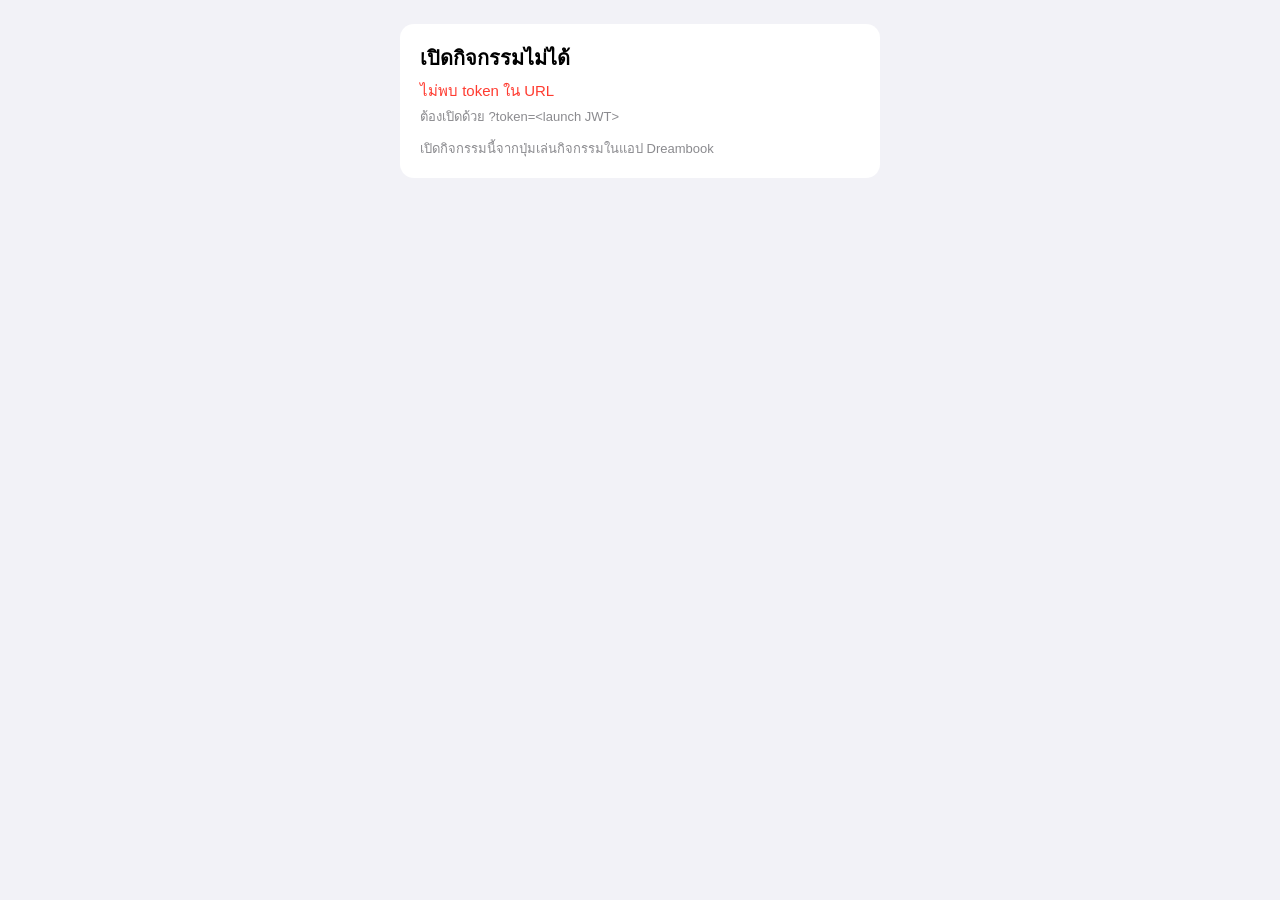
<file: index.html>
<!doctype html>
<html lang="th">
  <head>
    <meta charset="utf-8" />
    <meta name="viewport" content="width=device-width, initial-scale=1, viewport-fit=cover" />
    <meta name="color-scheme" content="light dark" />
    <meta name="theme-color" content="#F2F2F7" media="(prefers-color-scheme: light)" />
    <meta name="theme-color" content="#000000" media="(prefers-color-scheme: dark)" />
    <title>คำถามชวนคิด — ตอบให้ครบ 3 ข้อ</title>
    <link rel="stylesheet" href="app.css" />
  </head>
  <body>
    <main id="app">
      <div class="group group-pad">
        <p class="loading subhead"><span class="spinner"></span>กำลังเปิดกิจกรรม</p>
      </div>
    </main>

    <script src="config.js"></script>
    <script src="launch.js"></script>
    <script src="quiz.js"></script>
    <script>
      /**
       * Demo Activity — the smallest possible Dreambook external activity.
       * Answer 3 questions correctly => the run is complete.
       *
       * Implements documents/activity/spec.md (dreambook-backend):
       *   1. read ?token         (launch JWT, RS256)
       *   2. verify it against <api>/.well-known/jwks.json  (WebCrypto, kid-matched)
       *      — 1 and 2 live in launch.js, shared with /sakura
       *   3. GET  /activities/:id/student-context  with the report_token
       *   4. PUT  /activities/:id/progress         when all 3 are right
       *   5. postMessage 'activity_finished' to window.parent — the app
       *      embeds this in an iframe (spec §5.1), so this is the only way it
       *      hears that the run closed. Opened standalone
       *      window.parent === window and it is a no-op: fall back to
       *      <return>/?sticker=<stickerId>
       *
       * No build step and no backend of its own: serve this file statically.
       * The questions and quiz rendering live in quiz.js, shared with /demo.
       */

      const { QUESTIONS, AWARD_SVG, el, esc, renderQuiz } = QuizKit;

      // ---------- config ----------
      const { QS, API, API_IS_SECURE, EMBEDDED, verifyLaunchToken, callback, postToApp } = Launch;
      // Must match config.aud of this activity's ActivityCatalog row — that is
      // what the backend signs into the launch JWT (activity.service audFromConfig).
      const EXPECTED_AUD = QS.get('aud') || 'thailand-quiz';
      // Opaque to Dreambook. It comes back to us in the reopen URL
      // (/activity/result/<result_id>), which serves the answer key — the same
      // page for every run, so one constant is all this needs to be.
      const RESULT_ID = 'demo-quiz-v1';
      // This quiz is `single`: one level, reported and closed in the same PUT.
      // The continuous activity next door reports one level per sitting instead.
      const LEVEL = 1;
      // Where to send the student once progress is reported. Default '' → the
      // current origin's root (`/?sticker=…`), which is what the Dreambook web app
      // reads to open the sticker detail. ?return=https://app.example lets dev
      // point back at a web app served from another origin/port.
      const RETURN_BASE = (QS.get('return') || '').replace(/\/+$/, '');
      const REDIRECT_DELAY_MS = 1500;
      // EMBEDDED/postToApp live in launch.js, shared with /sakura.
      // Outside an iframe (dev, direct link) posting is a no-op, so fall back
      // to a redirect.

      const app = document.getElementById('app');

      /** Build the post-completion URL: <return>/?sticker=<stickerId>. */
      const returnUrl = (stickerId) =>
        `${RETURN_BASE}/${stickerId ? `?sticker=${encodeURIComponent(stickerId)}` : ''}`;

      const fail = (msg, detail) => {
        // The app shows this message in place of the iframe.
        postToApp('activity_error', { message: msg });
        app.innerHTML = '';
        app.append(
          el(`<div class="group group-pad enter">
                <h1 class="title-3">เปิดกิจกรรมไม่ได้</h1>
                <p class="subhead error-text" style="margin-top:8px">${esc(msg)}</p>
                ${detail ? `<p class="footnote" style="margin-top:6px">${esc(detail)}</p>` : ''}
                <p class="footnote" style="margin-top:14px">เปิดกิจกรรมนี้จากปุ่มเล่นกิจกรรมในแอป Dreambook</p>
              </div>`),
        );
      };

      // ---------- quiz UI ----------
      function startQuiz(claims, ctx) {
        const name = ctx?.nickname || claims.name || 'เพื่อน';
        renderQuiz(app, {
          name,
          tag: ctx?.gradeLevel || claims.class || null,
          onDone: () => finish(claims, name),
        });
      }

      async function finish(claims, name) {
        app.innerHTML = '';
        app.append(
          el(`<header class="header">
                <h1 class="large-title">เก่งมาก ${esc(name)}</h1>
                <p class="subhead">กำลังส่งผลกลับ Dreambook</p>
              </header>`),
        );
        const card = el('<section class="group group-pad"><p class="loading subhead"><span class="spinner"></span>กำลังบันทึกผล</p></section>');
        app.append(card);

        try {
          const result = await callback(
            'PUT',
            `/activities/${encodeURIComponent(claims.activity_id)}/progress`,
            claims.report_token,
            // A body with neither `level` nor `completed` is a 400 now
            // (`level_or_completed_required`) — and the stamp comes from the
            // level, never from a sticker id we pick.
            { level: LEVEL, result_id: RESULT_ID, completed: true },
          );
          // The stamp of this level, if this request is what granted it (a retry
          // of an already-recorded level returns an empty `stamps_granted`). Its
          // id is what the app's journal reads from ?sticker= to open it.
          const granted = (result.stamps_granted || [])[0] || null;
          const stickerId = granted?.sticker_id || null;
          const next = returnUrl(stickerId);

          card.innerHTML = '';
          card.className = 'group';
          card.append(
            el(`<div>
                  ${AWARD_SVG}
                  <div class="award-copy center">
                    <h2 class="title-3">กิจกรรมสำเร็จ</h2>
                    <p class="subhead">ตอบถูกครบ ${QUESTIONS.length} ข้อ${granted ? ' · ได้รับสแตมป์แล้ว' : ''}</p>
                    <p class="footnote">${EMBEDDED ? 'กำลังกลับไปที่ Dreambook' : `กำลังกลับไปที่ Dreambook · <a href="${esc(next)}">กลับเลย</a>`}</p>
                  </div>
                </div>`),
          );

          // Only now that the PUT returned 2xx — announcing earlier makes the app
          // look for a sticker the backend hasn't written yet.
          if (EMBEDDED) {
            postToApp('activity_finished', {
              result_id: RESULT_ID,
              ...(stickerId ? { sticker_code: stickerId } : {}),
            });
          } else {
            // Standalone: nobody is listening, so navigate there ourselves.
            // replace(), not assign(): the launch token is single-use, so Back
            // must not land on a URL that now fails jti replay checks.
            setTimeout(() => location.replace(next), REDIRECT_DELAY_MS);
          }
        } catch (err) {
          // Recoverable — the answers are still in hand, so offer a retry rather
          // than posting activity_error (which tears the iframe down for good).
          card.innerHTML = '';
          card.className = 'group group-pad';
          card.append(
            el(`<div>
                  <h2 class="title-3">ส่งผลไม่สำเร็จ</h2>
                  <p class="subhead error-text" style="margin-top:8px">${esc(err.message)}</p>
                  <p class="footnote" style="margin-top:14px">report_token อายุ ~3 ชม. ถ้าหมดอายุ ให้เปิดกิจกรรมใหม่จากแอป</p>
                </div>`),
          );
          const retry = el('<button class="btn" type="button" style="margin-top:20px">ลองส่งใหม่</button>');
          retry.addEventListener('click', () => finish(claims, name));
          app.append(retry);
        }
      }

      // ---------- bootstrap ----------
      (async () => {
        const token = QS.get('token');
        if (!token) return fail('ไม่พบ token ใน URL', 'ต้องเปิดด้วย ?token=<launch JWT>');
        if (!API_IS_SECURE) return fail('ปลายทาง Dreambook ไม่ปลอดภัย', `${API} ไม่ใช่ HTTPS`);

        let claims;
        try {
          claims = await verifyLaunchToken(token, EXPECTED_AUD);
        } catch (err) {
          return fail('ตรวจสอบ token ไม่ผ่าน', err.message);
        }

        // Nice-to-have: if student-context fails we still run the quiz on JWT claims.
        let ctx = null;
        try {
          ctx = await callback(
            'GET',
            `/activities/${encodeURIComponent(claims.activity_id)}/student-context`,
            claims.report_token,
          );
        } catch (err) {
          console.warn('student-context failed, falling back to JWT claims:', err.message);
        }
        startQuiz(claims, ctx);
      })();
    </script>
  </body>
</html>
</file>
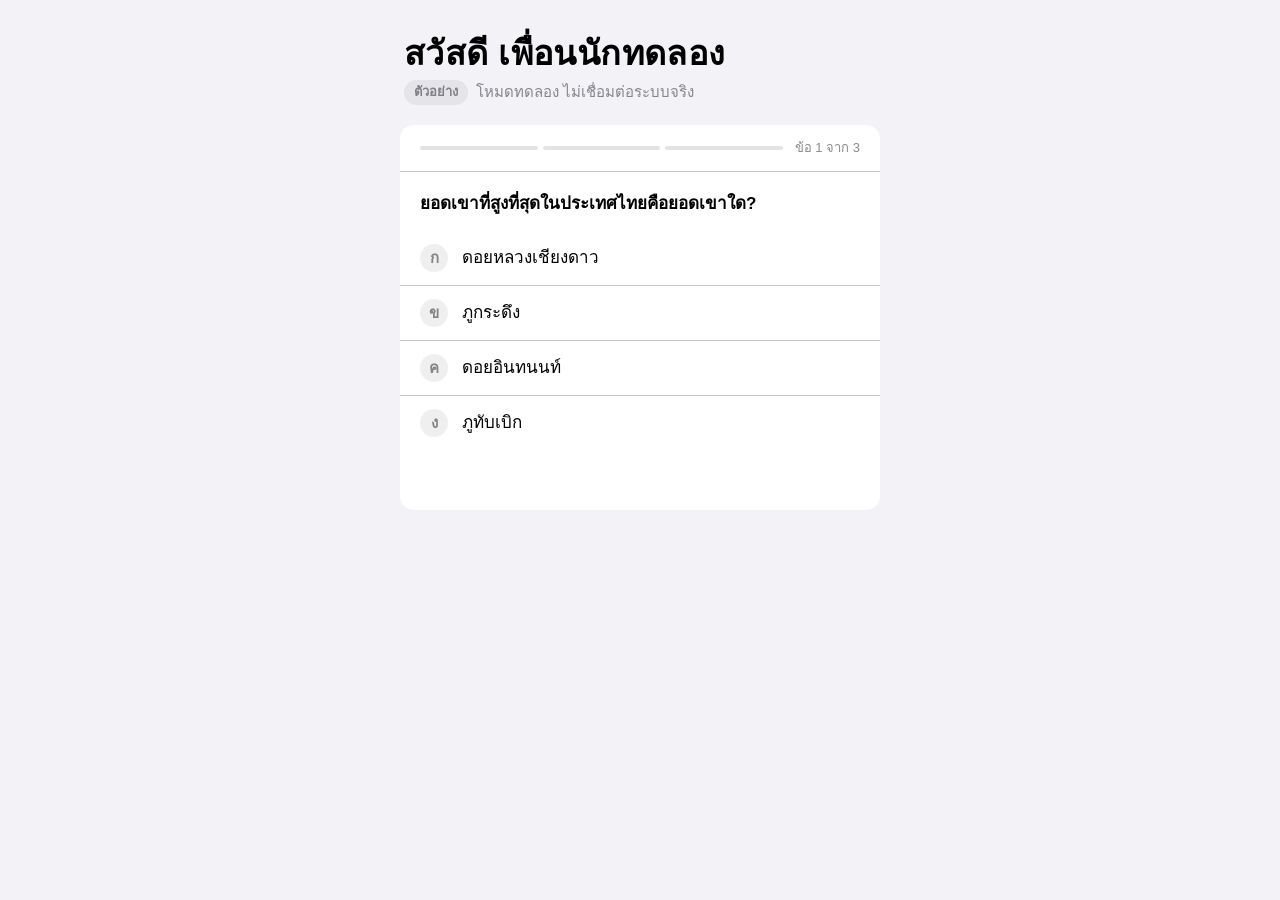
<file: demo/index.html>
<!doctype html>
<html lang="th">
  <head>
    <meta charset="utf-8" />
    <meta name="viewport" content="width=device-width, initial-scale=1, viewport-fit=cover" />
    <meta name="color-scheme" content="light dark" />
    <meta name="theme-color" content="#F2F2F7" media="(prefers-color-scheme: light)" />
    <meta name="theme-color" content="#000000" media="(prefers-color-scheme: dark)" />
    <meta name="robots" content="noindex" />
    <title>ตัวอย่างกิจกรรม — คำถามชวนคิด</title>
    <link rel="stylesheet" href="../app.css" />
  </head>
  <body>
    <main id="app"></main>

    <script src="../quiz.js"></script>
    <script>
      /**
       * /demo — the same 3-question activity with every Dreambook dependency
       * removed: no ?token, no JWT verification, no JWKS fetch, no callback,
       * no redirect. Nothing here talks to a backend, so it can be opened
       * cold by anyone (sales demo, design review, offline).
       *
       * The questions and quiz rendering come from quiz.js — identical to what
       * a real student sees. Only the bookends differ.
       */

      const { QUESTIONS, AWARD_SVG, el, renderQuiz, renderAnswerKey } = QuizKit;

      const app = document.getElementById('app');
      const DEMO_NAME = 'เพื่อนนักทดลอง';

      function start() {
        renderQuiz(app, {
          name: DEMO_NAME,
          tag: 'ตัวอย่าง',
          tagClass: 'demo-tag',
          subtitle: 'โหมดทดลอง ไม่เชื่อมต่อระบบจริง',
          onDone: showAward,
        });
      }

      function showAward() {
        app.innerHTML = '';
        app.append(
          el(`<header class="header enter">
                <h1 class="large-title">เก่งมาก</h1>
                <p class="subhead"><span class="demo-tag">ตัวอย่าง</span>จบกิจกรรมแล้ว</p>
              </header>`),
        );

        const card = el(`<section class="group enter-2">
              ${AWARD_SVG}
              <div class="award-copy center">
                <h2 class="title-3">กิจกรรมสำเร็จ</h2>
                <p class="subhead">ตอบถูกครบ ${QUESTIONS.length} ข้อ</p>
                <p class="footnote">โหมดทดลอง — ไม่มีการส่งผลหรือแจกเหรียญจริง</p>
              </div>
            </section>`);
        app.append(card);
        // Same answer key the result page shows when a sticker is reopened.
        renderAnswerKey(app);

        const again = el('<button class="btn" type="button" style="margin-top:20px">เล่นอีกครั้ง</button>');
        again.addEventListener('click', start);
        app.append(again);
      }

      start();
    </script>
  </body>
</html>
</file>
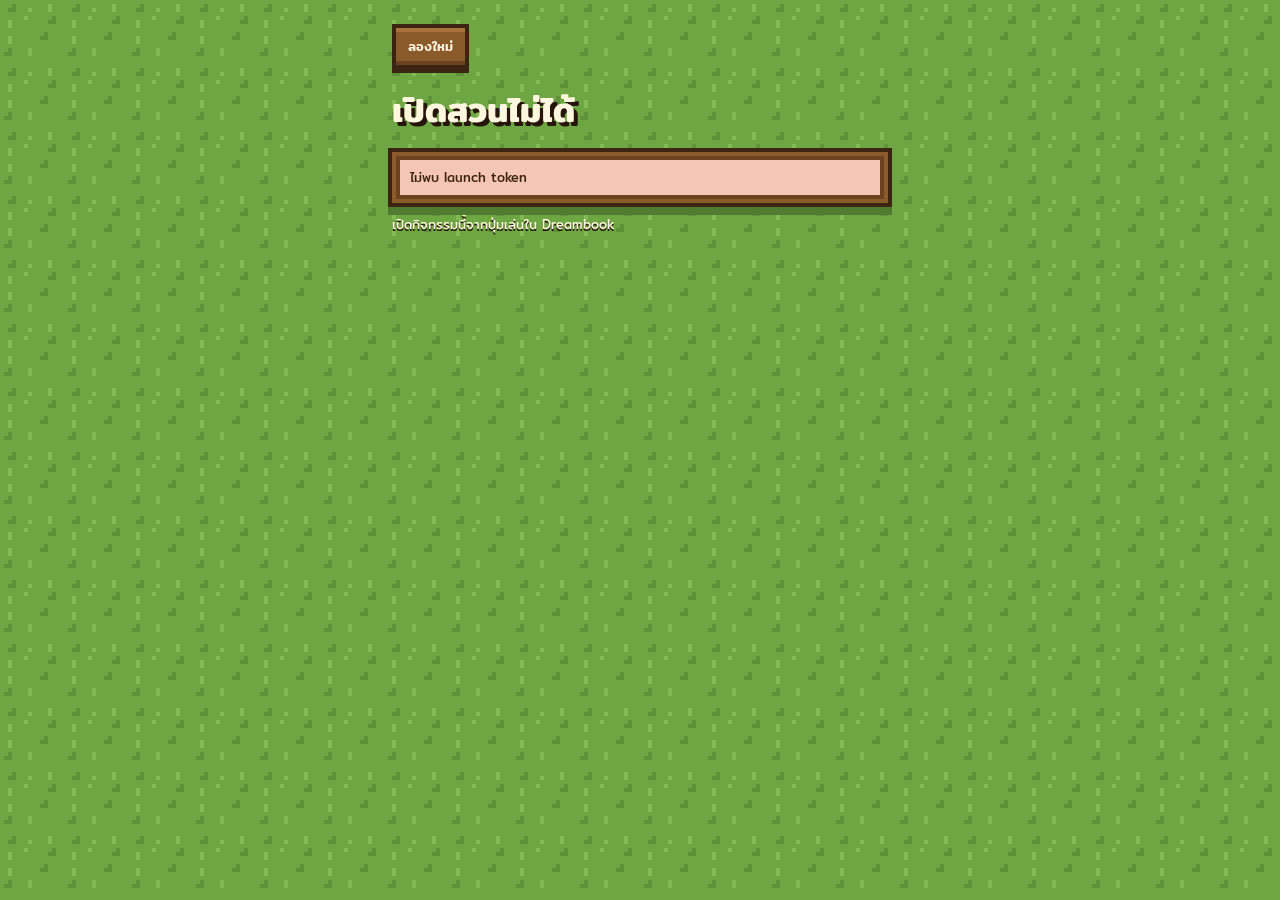
<file: sakura/index.html>
<!doctype html>
<html lang="th">
  <head>
    <meta charset="utf-8" />
    <meta name="viewport" content="width=device-width, initial-scale=1, viewport-fit=cover" />
    <meta name="color-scheme" content="light dark" />
    <meta name="theme-color" content="#FFF9F7" media="(prefers-color-scheme: light)" />
    <meta name="theme-color" content="#18231C" media="(prefers-color-scheme: dark)" />
    <title>ซากุระของฉัน</title>
    <link rel="stylesheet" href="../app.css" />
    <link rel="stylesheet" href="../sakura.css" />
  </head>
  <body>
    <main id="app">
      <div class="sakura-screen"><p class="garden-notice">กำลังเปิดสวนซากุระ…</p></div>
    </main>

    <script src="../config.js"></script>
    <script src="../launch.js"></script>
    <script src="../sakura.js"></script>
    <script>
      /**
       * Real continuous activity: Model-B launch handoff + one checkpoint per
       * tree level. Local storage is scoped by run_id from the report token so
       * Dreambook's “start over” action gets a fresh garden.
       *
       * An iframe host also hears `level_complete` per recorded level,
       * `activity_finished` when the run closes and `activity_error` when the
       * garden cannot open (launch.js's postToApp). In the WebView
       * `window.parent === window`, so there every post is a no-op.
       */
      (function () {
        'use strict';

        const {
          LEVELS, el, esc, normalizeState, stageForGrowth, localDateKey,
          buyItem, tendTree, mintCoins, awardGame, renderHome, renderShop, renderGame,
        } = SakuraKit;
        const { QS, API, API_IS_SECURE, EMBEDDED, verifyLaunchToken, callback, postToApp } = Launch;

        const EXPECTED_AUD = QS.get('aud') || 'sakura-garden';
        const ASSET_ROOT = '../assets/sakura';
        const app = document.getElementById('app');
        // The ribbon names any non-prod env so a local page is never mistaken
        // for the deployed dev one. The dev tools are a separate question:
        // config.js grants them on local only, because a dev deploy still
        // reports into a real backend.
        const ENV = window.APP_CONFIG?.env || 'prod';
        const ENV_LABEL = ENV === 'prod' ? '' : ENV.toUpperCase();
        const allowDevTools = window.APP_CONFIG?.features?.devTools === true;

        // Dev-only clock shift. Care is once per item per day, so testing the
        // growth loop otherwise means waiting for tomorrow. It moves the date
        // key only — the run, the callbacks and the stamps stay real. Persisted
        // because a reload would otherwise snap back to a day whose water and
        // fertilizer are already spent.
        const DAY_MS = 86400000;
        const DAY_OFFSET_KEY = 'demo-activity:sakura:dev-day-offset';
        let dayOffset = 0;
        if (allowDevTools) {
          try { dayOffset = Number(localStorage.getItem(DAY_OFFSET_KEY)) || 0; } catch { /* dev tool */ }
        }
        const today = () => new Date(Date.now() + dayOffset * DAY_MS);

        let claims = null;
        let context = null;
        let state = null;
        let storageKey = null;
        let status = '';
        let statusKind = '';
        let pendingSync = false;

        const fail = (message, detail) => {
          postToApp('activity_error', { message });
          app.innerHTML = '';
          const view = el(`<div class="sakura-screen"><button class="paper-back" type="button" data-reload>ลองใหม่</button><h1>เปิดสวนไม่ได้</h1><p class="garden-notice error">${esc(message)}</p>${detail ? `<p class="footnote" style="margin-top:12px">${esc(detail)}</p>` : ''}</div>`);
          view.querySelector('[data-reload]').addEventListener('click', () => location.reload());
          app.append(view);
        };

        // Parsing this payload does not establish trust; Launch already verifies
        // the launch token and Dreambook verifies this report token on callback.
        // The run_id is used only to partition local UI state between runs.
        const runIdForStorage = (reportToken) => {
          try {
            const raw = reportToken.split('.')[1].replace(/-/g, '+').replace(/_/g, '/');
            const bytes = Uint8Array.from(
              atob(raw.padEnd(Math.ceil(raw.length / 4) * 4, '=')),
              (char) => char.charCodeAt(0),
            );
            const payload = JSON.parse(new TextDecoder().decode(bytes));
            return payload.run_id || 'open-run';
          } catch {
            return 'open-run';
          }
        };

        const load = () => {
          try {
            return normalizeState(JSON.parse(localStorage.getItem(storageKey) || 'null'));
          } catch (err) {
            console.warn('garden state unavailable:', err.message);
            return normalizeState(null);
          }
        };

        const save = () => {
          try {
            localStorage.setItem(storageKey, JSON.stringify(state));
          } catch (err) {
            console.warn('garden state not saved:', err.message);
          }
        };

        const friendlyError = (err) => {
          if (err.code === 'run_closed') return 'รอบนี้จบไปแล้ว เปิดกิจกรรมใหม่จาก Dreambook เพื่อเริ่มสวนใหม่';
          if (err.code === 'invalid_level') return 'Dreambook ยังไม่ได้ตั้งสติกเกอร์ระดับนี้ใน catalog';
          if (err.status === 401) return 'เวลารายงานผลหมดแล้ว ปิดหน้านี้และเปิดกิจกรรมใหม่จาก Dreambook';
          if (err.status === 403 || err.status === 404) return 'สวนนี้ไม่ตรงกับรอบที่เปิดอยู่ ลองเปิดใหม่จาก Dreambook';
          return `บันทึกไป Dreambook ไม่สำเร็จ: ${err.message}`;
        };

        // A 401 means the report token died while the garden sat open. Only the
        // host can mint a new one — it re-launches and remounts this iframe — so
        // hand the session back instead of showing a dead end no one can act on.
        // Standalone there is no host to ask, so it falls through to friendlyError.
        const handOffExpired = (err) => {
          if (err.status !== 401 || !EMBEDDED) return false;
          pendingSync = false;
          postToApp('activity_error', { code: 'session_expired', message: 'เวลารายงานผลหมดแล้ว' });
          home('กำลังเชื่อมต่อกับ Dreambook อีกครั้ง…');
          return true;
        };

        async function syncLevels() {
          const target = stageForGrowth(state.growth).level;
          const newlyGranted = [];
          for (let level = 1; level <= target; level += 1) {
            if (state.reportedLevels.includes(level)) continue;
            const response = await callback(
              'PUT',
              `/activities/${encodeURIComponent(claims.activity_id)}/progress`,
              claims.report_token,
              { level },
            );
            state.reportedLevels = [...state.reportedLevels, level].sort((a, b) => a - b);
            // Empty on an idempotent retry of a level already recorded, so
            // `granted` and `sticker_id` fall away together.
            const stamp = (response.stamps_granted || [])[0] || null;
            const granted = !!stamp;
            if (granted) newlyGranted.push(level);
            save();
            // After the 2xx only: the app must not look for a stamp Dreambook
            // has not written yet.
            postToApp('level_complete', {
              level,
              granted,
              ...(stamp?.sticker_id ? { sticker_id: stamp.sticker_id } : {}),
              done: state.reportedLevels.length,
              total: LEVELS.length,
            });
          }
          return newlyGranted;
        }

        const commonHomeOptions = () => ({
          state,
          name: context?.nickname || claims.name || 'เพื่อน',
          dateKey: localDateKey(today()),
          dateLabel: new Intl.DateTimeFormat('th-TH', { day: 'numeric', month: 'short' }).format(today()),
          assetRoot: ASSET_ROOT,
          envLabel: ENV_LABEL,
          status,
          statusKind,
          onRetry: pendingSync ? retrySync : null,
          onCare: care,
          onShop: shop,
          onGame: game,
          onMint: allowDevTools ? mint : null,
          onSkipDay: allowDevTools ? skipDay : null,
          onFinish: finish,
        });

        function home(message = status, kind = statusKind) {
          status = message || '';
          statusKind = kind || '';
          renderHome(app, commonHomeOptions());
        }

        function shop(message = '', kind = '') {
          renderShop(app, {
            state, status: message, statusKind: kind,
            onBack: () => home(),
            onGame: game,
            onBuy: (itemKey) => {
              const result = buyItem(state, itemKey);
              state = result.state;
              if (result.ok) save();
              shop(result.message, result.ok ? '' : 'error');
            },
          });
        }

        function game() {
          renderGame(app, {
            onBack: () => home(),
            onWin: () => {
              state = awardGame(state);
              save();
              home(`เก่งมาก! เกม 24 เพิ่ม ${SakuraKit.GAME_REWARD} เหรียญแล้ว`);
            },
          });
        }

        async function care(itemKey) {
          const result = tendTree(state, itemKey, localDateKey(today()));
          state = result.state;
          if (!result.ok) return home(result.message, 'error');
          save();
          home(result.message);
          try {
            const granted = await syncLevels();
            pendingSync = false;
            home(granted.length ? `${result.message} · ได้สติกเกอร์ระดับ ${granted.at(-1)}` : result.message);
          } catch (err) {
            if (handOffExpired(err)) return;
            if (err.code === 'run_closed') { state.closed = true; save(); }
            pendingSync = !err.status || err.status >= 500 || err.status === 429;
            home(friendlyError(err), 'error');
          }
        }

        async function retrySync() {
          pendingSync = false;
          home('กำลังลองบันทึกสติกเกอร์อีกครั้ง…');
          try {
            const granted = await syncLevels();
            pendingSync = false;
            home(granted.length ? `บันทึกแล้ว · ได้สติกเกอร์ระดับ ${granted.at(-1)}` : 'บันทึกการเติบโตแล้ว');
          } catch (err) {
            if (handOffExpired(err)) return;
            pendingSync = !err.status || err.status >= 500 || err.status === 429;
            home(friendlyError(err), 'error');
          }
        }

        function mint() {
          if (!allowDevTools) return;
          state = mintCoins(state, 100);
          save();
          home('Dev mode เพิ่ม 100 เหรียญแล้ว');
        }

        function skipDay() {
          if (!allowDevTools) return;
          dayOffset += 1;
          try { localStorage.setItem(DAY_OFFSET_KEY, String(dayOffset)); } catch { /* dev tool */ }
          home(`Dev mode ข้ามไปวันที่ ${localDateKey(today())} แล้ว ดูแลต้นไม้ได้อีกรอบ`);
        }

        async function finish() {
          if (stageForGrowth(state.growth).level !== LEVELS.length || state.closed) return;
          home('กำลังบันทึกสวนที่โตเต็มที่…');
          try {
            await syncLevels();
            await callback(
              'PUT',
              `/activities/${encodeURIComponent(claims.activity_id)}/progress`,
              claims.report_token,
              { result_id: 'sakura-l5', completed: true },
            );
            state.closed = true;
            save();
            postToApp('activity_finished', {
              result_id: 'sakura-l5',
              levels: state.reportedLevels,
              total: LEVELS.length,
            });
            home('กิจกรรมสำเร็จ ต้นซากุระทั้ง 5 ระดับถูกบันทึกแล้ว');
          } catch (err) {
            if (handOffExpired(err)) return;
            if (err.code === 'run_closed') { state.closed = true; save(); return home('กิจกรรมรอบนี้จบแล้ว'); }
            home(friendlyError(err), 'error');
          }
        }

        (async () => {
          const token = QS.get('token');
          if (!token) return fail('ไม่พบ launch token', 'เปิดกิจกรรมนี้จากปุ่มเล่นใน Dreambook');
          if (!API_IS_SECURE) return fail('ปลายทาง Dreambook ไม่ปลอดภัย', `${API} ต้องใช้ HTTPS`);

          try {
            claims = await verifyLaunchToken(token, EXPECTED_AUD);
          } catch (err) {
            return fail('ตรวจสอบ launch token ไม่ผ่าน', err.message);
          }

          try {
            context = await callback(
              'GET',
              `/activities/${encodeURIComponent(claims.activity_id)}/student-context`,
              claims.report_token,
            );
          } catch (err) {
            console.warn('student-context unavailable; using launch claims:', err.message);
          }

          storageKey = `sakura-garden:v1:${claims.activity_id}:${claims.student_id || claims.sub}:${runIdForStorage(claims.report_token)}`;
          state = load();
          home('กำลังตรวจสมุดสติกเกอร์…');
          try {
            const granted = await syncLevels();
            pendingSync = false;
            home(granted.length ? 'เริ่มปลูกแล้ว · ได้สติกเกอร์ต้นกล้าระดับ 1' : 'กลับมาดูแลต้นซากุระต่อกัน');
          } catch (err) {
            if (handOffExpired(err)) return;
            if (err.code === 'run_closed') { state.closed = true; save(); }
            pendingSync = !err.status || err.status >= 500 || err.status === 429;
            home(friendlyError(err), 'error');
          }
        })();
      })();
    </script>
  </body>
</html>
</file>
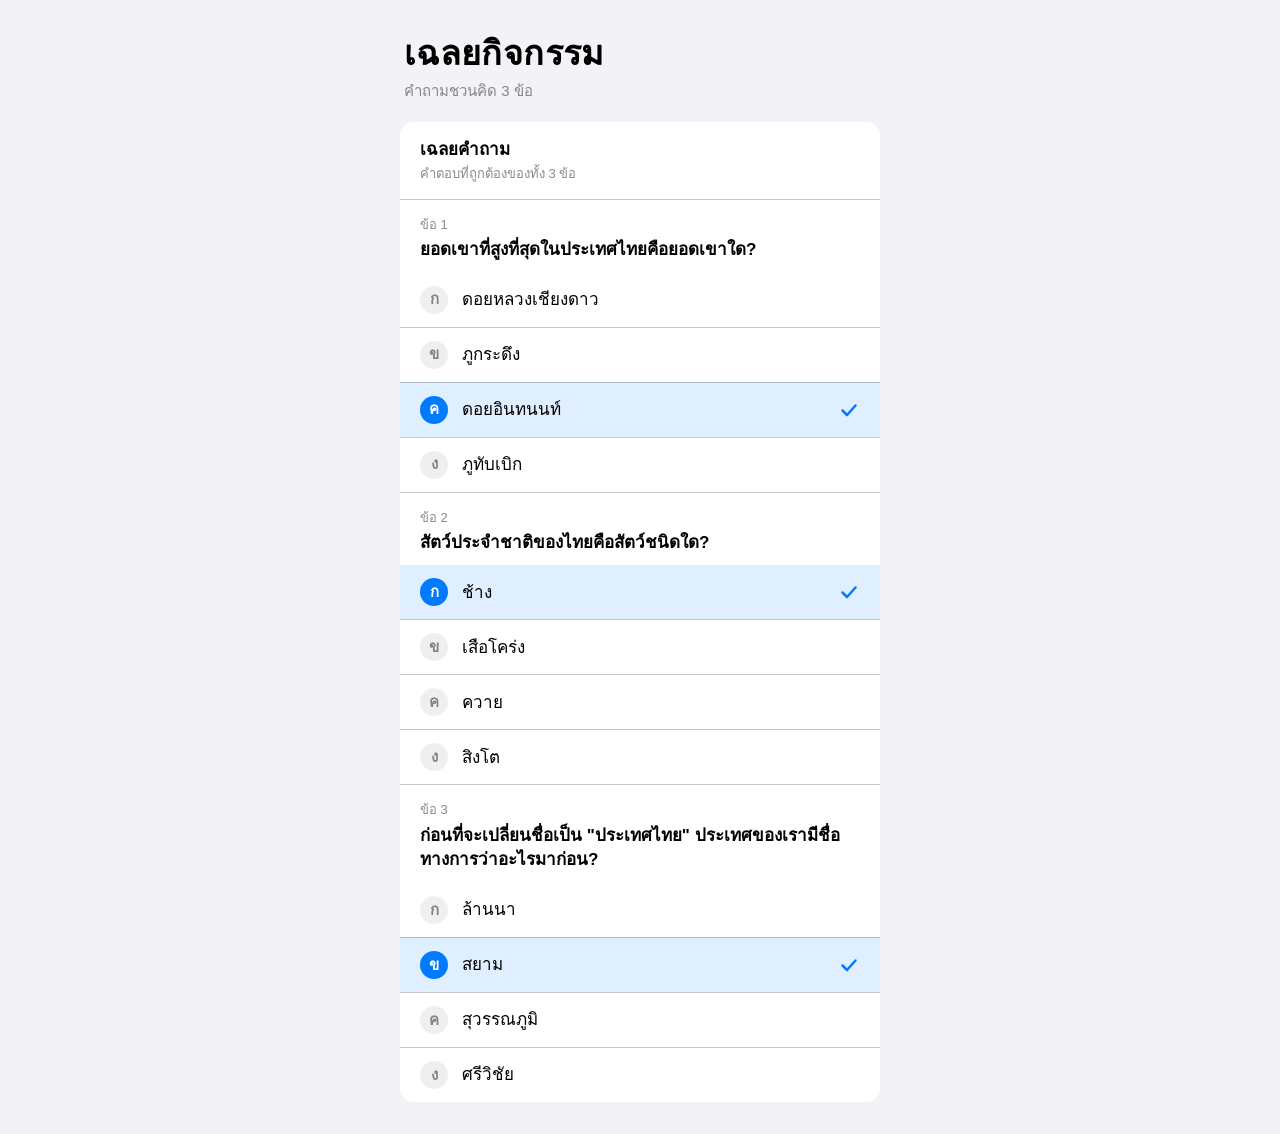
<file: activity/result/index.html>
<!doctype html>
<html lang="th">
  <head>
    <meta charset="utf-8" />
    <meta name="viewport" content="width=device-width, initial-scale=1, viewport-fit=cover" />
    <meta name="color-scheme" content="light dark" />
    <meta name="theme-color" content="#F2F2F7" media="(prefers-color-scheme: light)" />
    <meta name="theme-color" content="#000000" media="(prefers-color-scheme: dark)" />
    <meta name="robots" content="noindex" />
    <title>เฉลยกิจกรรม — คำถามชวนคิด</title>
    <link rel="stylesheet" href="../../app.css" />
  </head>
  <body>
    <!--
      /activity/result/ — the bare directory form. The path form Dreambook
      actually links to (/activity/result/<result_id>) has no file behind it on
      a static host, so the root 404.html shim renders that one. Both show the
      same answer key; the id in the URL isn't read.
    -->
    <main id="app"></main>
    <script src="../../quiz.js"></script>
    <script src="../../result.js"></script>
  </body>
</html>
</file>
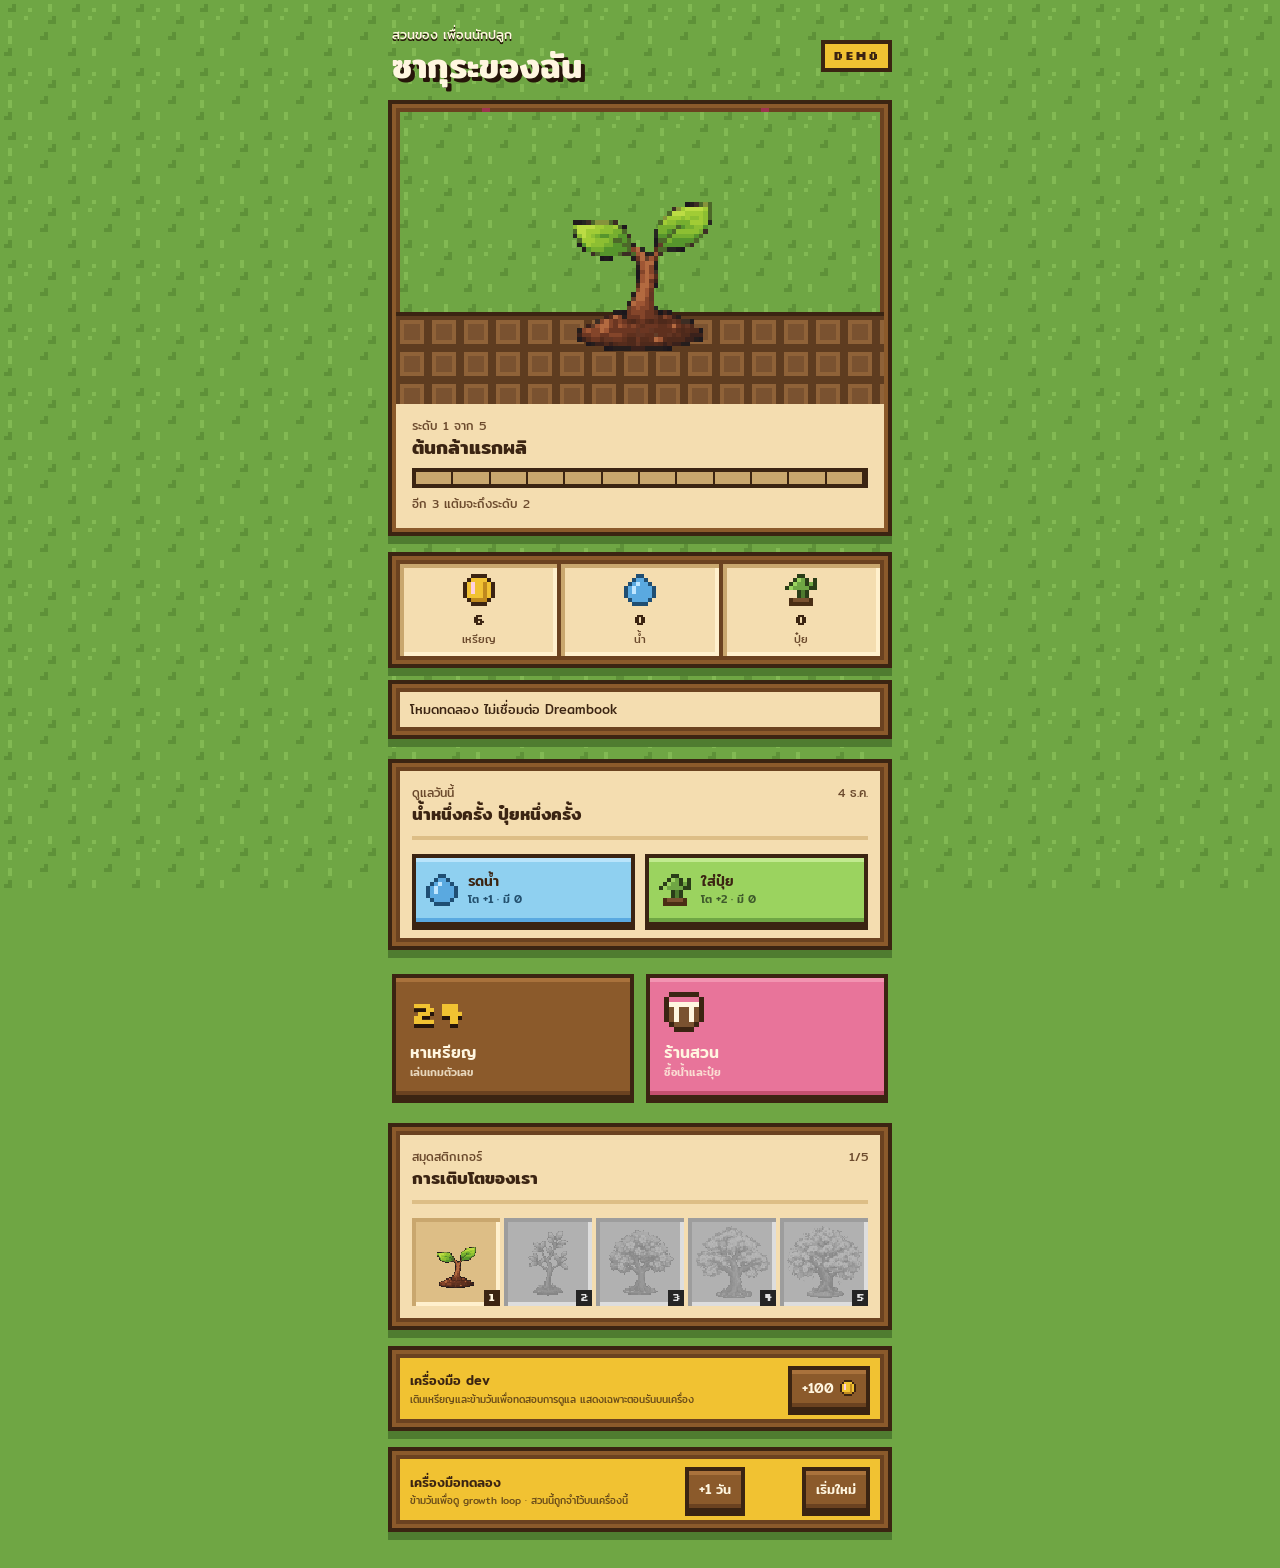
<file: sakura/demo/index.html>
<!doctype html>
<html lang="th">
  <head>
    <meta charset="utf-8" />
    <meta name="viewport" content="width=device-width, initial-scale=1, viewport-fit=cover" />
    <meta name="color-scheme" content="light dark" />
    <meta name="robots" content="noindex" />
    <meta name="theme-color" content="#FFF9F7" />
    <title>ตัวอย่าง — ซากุระของฉัน</title>
    <link rel="stylesheet" href="../../app.css" />
    <link rel="stylesheet" href="../../sakura.css" />
  </head>
  <body>
    <main id="app" aria-label="ตัวอย่างกิจกรรมสวนซากุระ"></main>
    <script src="../../sakura.js"></script>
    <script>
      (function () {
        'use strict';
        const {
          GAME_REWARD, freshState, normalizeState, stageForGrowth, localDateKey,
          buyItem, tendTree, mintCoins, awardGame, renderHome, renderShop, renderGame,
        } = SakuraKit;
        const app = document.getElementById('app');
        const ASSET_ROOT = '../../assets/sakura';

        // The demo has no backend, so its sandbox state lives in localStorage on
        // this device only. One fixed key: there is no student or run to split by.
        const STORAGE_KEY = 'sakura-garden:demo:v1';

        const load = () => {
          try {
            const saved = JSON.parse(localStorage.getItem(STORAGE_KEY) || 'null') || {};
            return {
              state: normalizeState(saved.state),
              dayOffset: Math.max(0, Math.floor(Number(saved.dayOffset) || 0)),
            };
          } catch (err) {
            console.warn('demo state unavailable:', err.message);
            return { state: freshState(), dayOffset: 0 };
          }
        };

        const save = () => {
          try {
            localStorage.setItem(STORAGE_KEY, JSON.stringify({ state, dayOffset }));
          } catch (err) {
            console.warn('demo state not saved:', err.message);
          }
        };

        let { state, dayOffset } = load();

        const demoDate = () => {
          const date = new Date();
          date.setDate(date.getDate() + dayOffset);
          return date;
        };

        function home(message = 'โหมดทดลอง ไม่เชื่อมต่อ Dreambook', kind = '') {
          save();
          const date = demoDate();
          renderHome(app, {
            state,
            name: 'เพื่อนนักปลูก',
            dateKey: localDateKey(date),
            dateLabel: new Intl.DateTimeFormat('th-TH', { day: 'numeric', month: 'short' }).format(date),
            assetRoot: ASSET_ROOT,
            envLabel: 'DEMO',
            status: message,
            statusKind: kind,
            onCare: care,
            onShop: shop,
            onGame: game,
            onMint: () => { state = mintCoins(state, 100); home('เพิ่ม 100 เหรียญแล้ว'); },
            onFinish: () => { state.closed = true; home('ตัวอย่างกิจกรรมจบแล้ว'); },
          });
          // Reset stays available after the demo closes, otherwise a finished
          // garden would now survive every reload with no way out.
          const tools = document.createElement('section');
          tools.className = 'dev-tools';
          tools.innerHTML = `<div><b>เครื่องมือทดลอง</b><small>ข้ามวันเพื่อดู growth loop · สวนนี้ถูกจำไว้บนเครื่องนี้</small></div>${state.closed ? '' : '<button type="button" data-day>+1 วัน</button>'}<button type="button" data-reset>เริ่มใหม่</button>`;
          tools.querySelector('[data-day]')?.addEventListener('click', () => { dayOffset += 1; home('ข้ามมาวันทดสอบถัดไปแล้ว'); });
          tools.querySelector('[data-reset]').addEventListener('click', () => {
            state = freshState();
            dayOffset = 0;
            home('ล้างข้อมูลเดโมบนเครื่องนี้แล้ว');
          });
          app.querySelector('.sakura-screen').append(tools);
        }

        function care(itemKey) {
          const result = tendTree(state, itemKey, localDateKey(demoDate()));
          state = result.state;
          home(result.message, result.ok ? '' : 'error');
        }

        function shop(message = '', kind = '') {
          save();
          renderShop(app, {
            state, status: message, statusKind: kind,
            onBack: () => home(), onGame: game,
            onBuy: (itemKey) => {
              const result = buyItem(state, itemKey);
              state = result.state;
              shop(result.message, result.ok ? '' : 'error');
            },
          });
        }

        function game() {
          renderGame(app, {
            onBack: () => home(),
            onWin: () => { state = awardGame(state); home(`ได้ ${GAME_REWARD} เหรียญจากเกม 24`); },
          });
        }

        home();
      })();
    </script>
  </body>
</html>
</file>
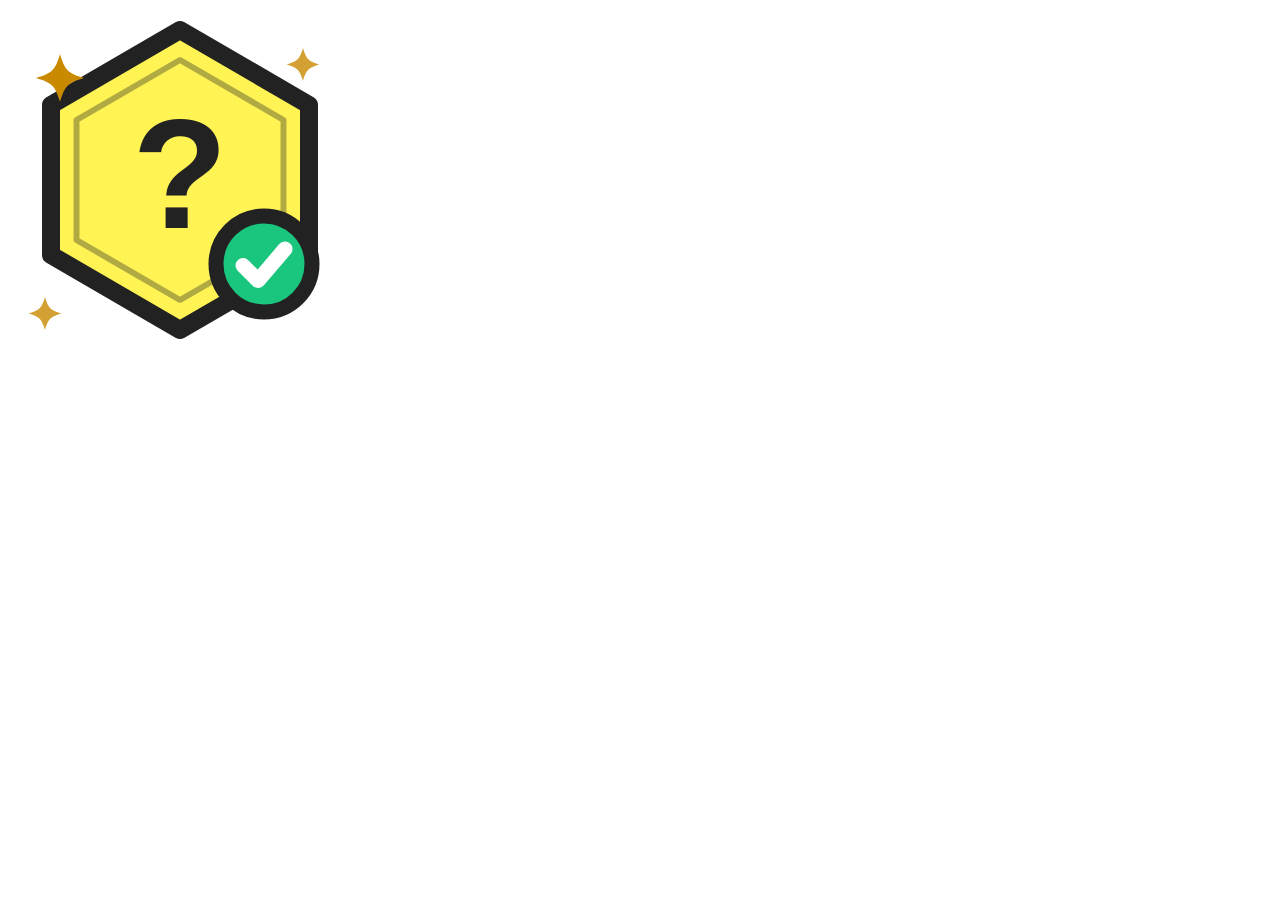
<file: art/stamp.html>
<!doctype html>
<meta charset="utf-8" />
<style>
  /* 360x360 = 3x the 120px the sticker card renders it at, object-contain.
     Transparent: the card supplies its own pale fill behind this. */
  html, body { margin: 0; padding: 0; background: transparent; }
  body { width: 360px; height: 360px; overflow: hidden; }
</style>
<body>
  <svg width="360" height="360" viewBox="0 0 120 120" xmlns="http://www.w3.org/2000/svg">
    <!-- Hexagon matching the placeholder the card falls back to
         (StickerCard.tsx: polygon 60,8 105,34 105,86 60,112 15,86 15,34),
         so a card with art and a card without still read as the same family. -->
    <g>
      <polygon points="60,10 103,35 103,85 60,110 17,85 17,35"
               fill="#fff454" stroke="#222" stroke-width="6" stroke-linejoin="round" />
      <polygon points="60,20 94.5,40 94.5,80 60,100 25.5,80 25.5,40"
               fill="none" stroke="#222" stroke-width="2" stroke-linejoin="round" opacity="0.35" />

      <!-- Question mark: what the activity is. -->
      <text x="60" y="76" text-anchor="middle"
            font-family="'SF Pro Rounded','Noto Sans Thai',-apple-system,sans-serif"
            font-size="52" font-weight="800" fill="#222">?</text>
    </g>

    <!-- Answered: the check badge overlaps the hexagon's lower-right edge. -->
    <g transform="translate(88 88)">
      <circle r="16" fill="#1ac57d" stroke="#222" stroke-width="5" />
      <path d="M-7 0.5l5 5 9-10.5" fill="none" stroke="#fff" stroke-width="5"
            stroke-linecap="round" stroke-linejoin="round" />
    </g>

    <!-- Sparks, borrowed from the app's 4-point star motif. -->
    <g fill="#c98a00">
      <path d="M20 18c1.6 5.4 2.6 6.4 8 8-5.4 1.6-6.4 2.6-8 8-1.6-5.4-2.6-6.4-8-8 5.4-1.6 6.4-2.6 8-8z" />
      <path d="M101 16c1.1 3.7 1.8 4.4 5.5 5.5-3.7 1.1-4.4 1.8-5.5 5.5-1.1-3.7-1.8-4.4-5.5-5.5 3.7-1.1 4.4-1.8 5.5-5.5z" opacity="0.8" />
      <path d="M15 99c1.1 3.7 1.8 4.4 5.5 5.5-3.7 1.1-4.4 1.8-5.5 5.5-1.1-3.7-1.8-4.4-5.5-5.5 3.7-1.1 4.4-1.8 5.5-5.5z" opacity="0.8" />
    </g>
  </svg>
</body>
</file>
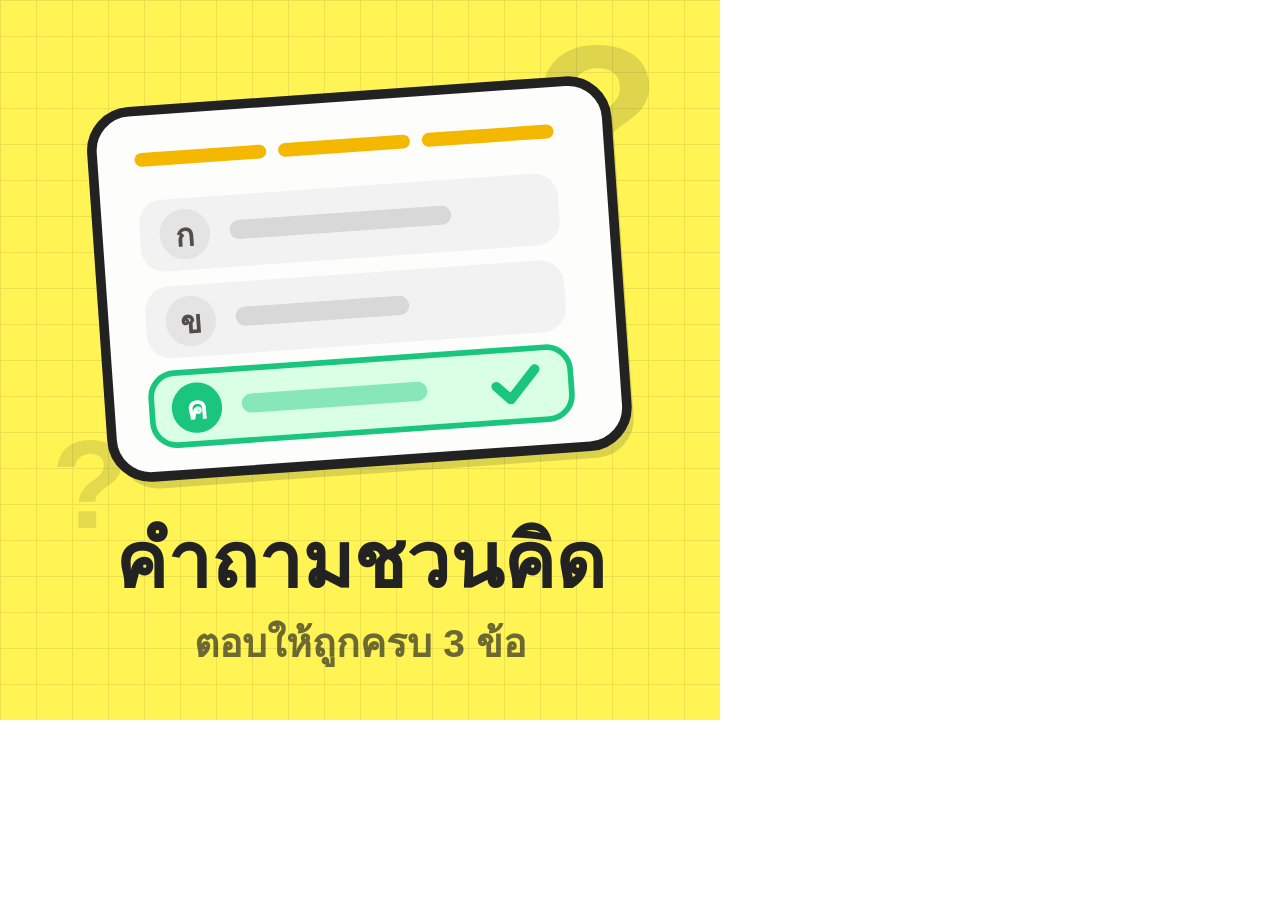
<file: art/thumbnail.html>
<!doctype html>
<meta charset="utf-8" />
<style>
  /* 720x720 = 3x the 240px (size-60) the scan sheet renders it at, object-cover. */
  html, body { margin: 0; padding: 0; }
  body { width: 720px; height: 720px; overflow: hidden; }
</style>
<body>
  <svg id="art" width="720" height="720" viewBox="0 0 240 240" xmlns="http://www.w3.org/2000/svg">
    <defs>
      <!-- The app's square-paper background, redrawn so the art carries it too. -->
      <pattern id="grid" width="12" height="12" patternUnits="userSpaceOnUse">
        <path d="M12 0H0V12" fill="none" stroke="#222" stroke-opacity="0.09" stroke-width="0.7" />
      </pattern>
      <clipPath id="frame"><rect width="240" height="240" /></clipPath>
    </defs>

    <g clip-path="url(#frame)">
      <rect width="240" height="240" fill="#fff454" />
      <rect width="240" height="240" fill="url(#grid)" />

      <!-- Oversized question marks, ink on brand yellow, sitting behind the card. -->
      <g font-family="'SF Pro Rounded','Noto Sans Thai',-apple-system,sans-serif" font-weight="800" fill="#222">
        <text x="199" y="64" text-anchor="middle" font-size="70" opacity="0.14">?</text>
        <text x="30" y="176" text-anchor="middle" font-size="42" opacity="0.12">?</text>
      </g>

      <!-- Answer card, tilted like the app tilts its stickers. -->
      <g transform="rotate(-4 120 96)">
        <rect x="34" y="32" width="172" height="122" rx="13" fill="#222" opacity="0.16" transform="translate(2,4)" />
        <rect x="34" y="32" width="172" height="122" rx="13" fill="#fdfdfc" stroke="#222" stroke-width="3.2" />

        <!-- Progress: three questions, all done. -->
        <g>
          <rect x="48" y="46" width="44" height="4.6" rx="2.3" fill="#f5b800" />
          <rect x="96" y="46" width="44" height="4.6" rx="2.3" fill="#f5b800" />
          <rect x="144" y="46" width="44" height="4.6" rx="2.3" fill="#f5b800" />
        </g>

        <!-- Choice rows: ก ข ค — the last one answered. -->
        <g font-family="'Noto Sans Thai','Thonburi',sans-serif" font-weight="700">
          <g>
            <rect x="48" y="62" width="140" height="24" rx="8" fill="#f2f2f2" />
            <circle cx="63" cy="74" r="8.4" fill="#e4e4e4" />
            <text x="63" y="78" text-anchor="middle" font-size="10.5" fill="#544c4c">ก</text>
            <rect x="78" y="70.5" width="74" height="6.4" rx="3.2" fill="#d8d8d8" />
          </g>
          <g>
            <rect x="48" y="91" width="140" height="24" rx="8" fill="#f2f2f2" />
            <circle cx="63" cy="103" r="8.4" fill="#e4e4e4" />
            <text x="63" y="107" text-anchor="middle" font-size="10.5" fill="#544c4c">ข</text>
            <rect x="78" y="99.5" width="58" height="6.4" rx="3.2" fill="#d8d8d8" />
          </g>
          <g>
            <rect x="48" y="120" width="140" height="24" rx="8" fill="#d9ffe5" stroke="#1ac57d" stroke-width="1.9" />
            <circle cx="63" cy="132" r="8.4" fill="#1ac57d" />
            <text x="63" y="136" text-anchor="middle" font-size="10.5" fill="#fff">ค</text>
            <rect x="78" y="128.5" width="62" height="6.4" rx="3.2" fill="#1ac57d" opacity="0.42" />
            <path d="M163 132l4.6 4.6 8.6-9.6" fill="none" stroke="#1ac57d" stroke-width="3.2"
                  stroke-linecap="round" stroke-linejoin="round" />
          </g>
        </g>
      </g>

      <!-- Title block, clear of the card's rotated corners. -->
      <text x="120" y="196" text-anchor="middle"
            font-family="'Noto Sans Thai','Thonburi',sans-serif" font-size="26" font-weight="800" fill="#222">
        คำถามชวนคิด
      </text>
      <text x="120" y="219" text-anchor="middle"
            font-family="'Noto Sans Thai','Thonburi',sans-serif" font-size="13" font-weight="600" fill="#222" opacity="0.66">
        ตอบให้ถูกครบ 3 ข้อ
      </text>
    </g>
  </svg>
</body>
</file>
<file: app.css>
/* Apple HIG tokens: system colours, both appearances. */
:root {
  --blue: #007aff;
  --green: #34c759;
  --red: #ff3b30;
  --bg: #f2f2f7;
  --group: #ffffff;
  --label: #000000;
  --label-2: rgba(60, 60, 67, 0.6);
  --label-3: rgba(60, 60, 67, 0.3);
  --separator: rgba(60, 60, 67, 0.29);
  --fill: rgba(120, 120, 128, 0.12);
  --fill-strong: rgba(120, 120, 128, 0.2);
  --blue-tint: rgba(0, 122, 255, 0.12);
  --red-tint: rgba(255, 59, 48, 0.12);
  --radius: 14px;
  --spring: cubic-bezier(0.32, 1.4, 0.6, 1);
}
@media (prefers-color-scheme: dark) {
  :root {
    --blue: #0a84ff;
    --green: #30d158;
    --red: #ff453a;
    --bg: #000000;
    --group: #1c1c1e;
    --label: #ffffff;
    --label-2: rgba(235, 235, 245, 0.6);
    --label-3: rgba(235, 235, 245, 0.3);
    --separator: rgba(84, 84, 88, 0.65);
    --fill: rgba(120, 120, 128, 0.24);
    --fill-strong: rgba(120, 120, 128, 0.36);
    --blue-tint: rgba(10, 132, 255, 0.18);
    --red-tint: rgba(255, 69, 58, 0.18);
  }
}

* { box-sizing: border-box; }

body {
  margin: 0;
  min-height: 100vh;
  background: var(--bg);
  color: var(--label);
  font-family: -apple-system, BlinkMacSystemFont, "SF Pro Text", "Helvetica Neue",
    "Noto Sans Thai", sans-serif;
  font-size: 17px;
  line-height: 1.5;
  -webkit-font-smoothing: antialiased;
  display: flex;
  justify-content: center;
  padding: max(24px, env(safe-area-inset-top)) 16px max(32px, env(safe-area-inset-bottom));
}
main { width: 100%; max-width: 480px; }

/* ---------- type ---------- */
.large-title {
  font-size: 34px;
  line-height: 1.24;
  font-weight: 700;
  letter-spacing: 0.37px;
  margin: 0;
}
.title-3 { font-size: 20px; line-height: 1.4; font-weight: 600; margin: 0; }
.headline { font-size: 17px; line-height: 1.45; font-weight: 600; margin: 0; }
.subhead { font-size: 15px; line-height: 1.45; color: var(--label-2); margin: 0; }
.footnote { font-size: 13px; line-height: 1.4; color: var(--label-2); margin: 0; }
.center { text-align: center; }

a { color: var(--blue); text-decoration: none; }
a:hover { text-decoration: underline; }

/* ---------- header ---------- */
.header { padding: 8px 4px 20px; }
.header .subhead { margin-top: 6px; }
.class-tag {
  display: inline-block;
  font-size: 13px;
  font-weight: 600;
  color: var(--blue);
  background: var(--blue-tint);
  border-radius: 999px;
  padding: 3px 10px;
  margin-right: 8px;
  vertical-align: 1px;
}

/* ---------- grouped container ---------- */
.group {
  background: var(--group);
  border-radius: var(--radius);
  overflow: hidden;
}
.group + .group { margin-top: 20px; }
.group-pad { padding: 20px; }

/* ---------- progress ---------- */
.steps {
  display: flex;
  align-items: center;
  gap: 12px;
  padding: 14px 20px;
  border-bottom: 0.5px solid var(--separator);
}
.bars { display: flex; gap: 5px; flex: 1; }
.bar {
  flex: 1;
  height: 4px;
  border-radius: 2px;
  background: var(--fill-strong);
  overflow: hidden;
}
.bar span {
  display: block;
  height: 100%;
  width: 0;
  border-radius: 2px;
  background: var(--blue);
  transition: width 0.45s var(--spring);
}
.bar.done span { width: 100%; }
.steps .footnote { font-variant-numeric: tabular-nums; white-space: nowrap; }

/* ---------- question + choices ---------- */
.question { padding: 20px 20px 14px; }
.list { list-style: none; margin: 0; padding: 0; }
.list li + li .row { border-top: 0.5px solid var(--separator); }

.row {
  display: flex;
  align-items: center;
  gap: 14px;
  width: 100%;
  min-height: 52px;
  padding: 13px 20px;
  border: 0;
  background: transparent;
  color: inherit;
  font: inherit;
  text-align: start;
  cursor: pointer;
  transition: background-color 0.2s ease, transform 0.15s ease;
}
.row:hover:not(:disabled) { background: var(--fill); }
.row:active:not(:disabled) { background: var(--fill-strong); transform: scale(0.985); }
.row:focus-visible { outline: 3px solid var(--blue); outline-offset: -3px; }
.row:disabled { cursor: default; }

.key {
  flex: none;
  width: 28px;
  height: 28px;
  border-radius: 50%;
  display: grid;
  place-items: center;
  font-size: 15px;
  font-weight: 600;
  color: var(--label-2);
  background: var(--fill);
  transition: background-color 0.25s ease, color 0.25s ease;
}
.row .text { flex: 1; }
.mark { flex: none; width: 22px; height: 22px; opacity: 0; transition: opacity 0.2s ease; }
.mark svg { display: block; width: 100%; height: 100%; }

.row[data-state="right"] { background: var(--blue-tint); }
.row[data-state="right"] .key { background: var(--blue); color: #fff; }
.row[data-state="right"] .mark { opacity: 1; color: var(--blue); }
.row[data-state="wrong"] { background: var(--red-tint); }
.row[data-state="wrong"] .key { background: var(--red); color: #fff; }
.row[data-state="wrong"] .mark { opacity: 1; color: var(--red); }
.row[data-state="wrong"] { animation: nudge 0.4s ease; }
.row:disabled:not([data-state]) { opacity: 0.4; }

.feedback {
  min-height: 20px;
  padding: 12px 20px 18px;
  font-size: 15px;
  font-weight: 600;
}
.feedback.good { color: var(--green); }
.feedback.bad { color: var(--red); }

/* ---------- award (the one loud moment) ---------- */
.award { display: grid; place-items: center; padding: 32px 20px 8px; }
.award svg { width: 132px; height: 132px; overflow: visible; }
.ring {
  fill: none;
  stroke: var(--green);
  stroke-width: 6;
  stroke-linecap: round;
  stroke-dasharray: 358;
  stroke-dashoffset: 358;
  animation: draw-ring 0.7s ease-out forwards;
}
.tick {
  fill: none;
  stroke: var(--green);
  stroke-width: 9;
  stroke-linecap: round;
  stroke-linejoin: round;
  /* path length ≈ 71; keep the dash longer than the path so the tail draws */
  stroke-dasharray: 74;
  stroke-dashoffset: 74;
  animation: draw-tick 0.4s ease-out 0.55s forwards;
}
.award-copy { padding: 12px 20px 20px; display: grid; gap: 6px; }

/* ---------- answer key (result page + demo) ---------- */
.review-head {
  padding: 16px 20px;
  border-bottom: 0.5px solid var(--separator);
  display: grid;
  gap: 2px;
}
.review-item + .review-item { border-top: 0.5px solid var(--separator); }
.review-q { padding: 16px 20px 10px; display: grid; gap: 4px; }
/* Answer-key rows are static: no hover, no press, no pointer. */
.review .row { cursor: default; }
.review .row:hover { background: transparent; }
.review .row[data-state="right"]:hover { background: var(--blue-tint); }
.review .mark:empty { opacity: 0; }

/* ---------- states ---------- */
.spinner {
  width: 20px;
  height: 20px;
  border-radius: 50%;
  border: 2px solid var(--fill-strong);
  border-top-color: var(--label-2);
  animation: spin 0.8s linear infinite;
}
.loading { display: flex; align-items: center; gap: 12px; }
.error-text { color: var(--red); }

/* ---------- motion ---------- */
.enter { animation: rise 0.45s var(--spring) both; }
.enter-2 { animation: rise 0.45s var(--spring) 0.08s both; }

@keyframes rise {
  from { opacity: 0; transform: translateY(12px); }
  to { opacity: 1; transform: none; }
}
@keyframes nudge {
  0%, 100% { transform: translateX(0); }
  25% { transform: translateX(-5px); }
  75% { transform: translateX(5px); }
}
@keyframes draw-ring { to { stroke-dashoffset: 0; } }
@keyframes draw-tick { to { stroke-dashoffset: 0; } }
@keyframes spin { to { transform: rotate(360deg); } }

@media (prefers-reduced-motion: reduce) {
  *, *::before, *::after {
    animation-duration: 0.001ms !important;
    animation-delay: 0ms !important;
    transition-duration: 0.001ms !important;
  }
}

/* ---------- filled button ---------- */
.btn {
  display: block;
  width: 100%;
  min-height: 50px;
  border: 0;
  border-radius: 12px;
  background: var(--blue);
  color: #fff;
  font: inherit;
  font-weight: 600;
  cursor: pointer;
  transition: opacity 0.2s ease, transform 0.15s ease;
}
.btn:hover { opacity: 0.9; }
.btn:active { transform: scale(0.985); }
.btn:focus-visible { outline: 3px solid var(--blue); outline-offset: 3px; }
.btn.secondary { background: var(--fill); color: var(--blue); }

/* Neutral counterpart to .class-tag — marks the page as sandboxed. */
.demo-tag {
  display: inline-block;
  font-size: 13px;
  font-weight: 600;
  color: var(--label-2);
  background: var(--fill);
  border-radius: 999px;
  padding: 3px 10px;
  margin-right: 8px;
  vertical-align: 1px;
}
</file>
<file: sakura.css>
/**
 * Sakura Garden — pixel-farm skin (Stardew Valley direction).
 *
 * Everything sits on a 4px pixel grid (`--u`): square frames, hard offset
 * shadows in soil brown, no border-radius, no blur, no soft rgba shadows.
 * Sprites are inline SVGs of 1px rects generated from ASCII grids
 * (scratchpad/sprites.py); the tree art is pre-baked pixel art in
 * assets/sakura/pixel and scaled up with image-rendering: pixelated.
 *
 * Type: Mitr carries Thai (loopless, chunky, reads as game UI); Silkscreen is
 * a true bitmap face and is used only where the content is numeric, so it
 * never has to fall back for Thai.
 */
@import url('https://fonts.googleapis.com/css2?family=Mitr:wght@300;400;500;600&family=Silkscreen:wght@400;700&display=swap');

:root {
  --u: 4px;
  --u2: 2px;    /* half-pixel drop for text below 17px, where 4px doubles up */

  --soil: #3b2412;
  --soil-lo: #26150a;
  --plank: #8b5a2b;
  --plank-hi: #a9723c;
  --plank-lo: #6b4220;
  --parch: #f4ddb0;
  --parch-hi: #fff0cd;
  --parch-lo: #ddbe86;
  --parch-sink: #c9a76e;
  --cream: #fff6e0;
  --grass: #6fa644;
  --grass-lo: #4f7c30;
  --leaf: #9bd35f;
  --bloom: #e8749a;
  --bloom-lo: #c4506f;
  --coin: #f1c232;
  --sky: #8fd0f0;
  --muted: #6b4a2d;

  --px-coin: url("data:image/svg+xml,<svg xmlns='http://www.w3.org/2000/svg' viewBox='0 0 8 8' shape-rendering='crispEdges'><path d='M2 0h4v1h-4z' fill='%233B2412'/><path d='M1 1h1v1h-1z' fill='%233B2412'/><path d='M2 1h4v1h-4z' fill='%23F1C232'/><path d='M6 1h1v1h-1z' fill='%233B2412'/><path d='M0 2h1v1h-1z' fill='%233B2412'/><path d='M1 2h1v1h-1z' fill='%23F1C232'/><path d='M2 2h1v1h-1z' fill='%23ffd1de'/><path d='M3 2h2v1h-2z' fill='%23F1C232'/><path d='M5 2h1v1h-1z' fill='%23C08A1E'/><path d='M6 2h1v1h-1z' fill='%23F1C232'/><path d='M7 2h1v1h-1z' fill='%233B2412'/><path d='M0 3h1v1h-1z' fill='%233B2412'/><path d='M1 3h1v1h-1z' fill='%23F1C232'/><path d='M2 3h1v1h-1z' fill='%23ffd1de'/><path d='M3 3h2v1h-2z' fill='%23F1C232'/><path d='M5 3h1v1h-1z' fill='%23C08A1E'/><path d='M6 3h1v1h-1z' fill='%23F1C232'/><path d='M7 3h1v1h-1z' fill='%233B2412'/><path d='M0 4h1v1h-1z' fill='%233B2412'/><path d='M1 4h1v1h-1z' fill='%23F1C232'/><path d='M2 4h1v1h-1z' fill='%23ffd1de'/><path d='M3 4h2v1h-2z' fill='%23F1C232'/><path d='M5 4h1v1h-1z' fill='%23C08A1E'/><path d='M6 4h1v1h-1z' fill='%23F1C232'/><path d='M7 4h1v1h-1z' fill='%233B2412'/><path d='M0 5h1v1h-1z' fill='%233B2412'/><path d='M1 5h4v1h-4z' fill='%23F1C232'/><path d='M5 5h1v1h-1z' fill='%23C08A1E'/><path d='M6 5h1v1h-1z' fill='%23F1C232'/><path d='M7 5h1v1h-1z' fill='%233B2412'/><path d='M1 6h1v1h-1z' fill='%233B2412'/><path d='M2 6h4v1h-4z' fill='%23C08A1E'/><path d='M6 6h1v1h-1z' fill='%233B2412'/><path d='M2 7h4v1h-4z' fill='%233B2412'/></svg>");
  --px-water: url("data:image/svg+xml,<svg xmlns='http://www.w3.org/2000/svg' viewBox='0 0 8 8' shape-rendering='crispEdges'><path d='M3 0h2v1h-2z' fill='%231F4E73'/><path d='M2 1h1v1h-1z' fill='%231F4E73'/><path d='M3 1h2v1h-2z' fill='%235AA9E0'/><path d='M5 1h1v1h-1z' fill='%231F4E73'/><path d='M1 2h1v1h-1z' fill='%231F4E73'/><path d='M2 2h1v1h-1z' fill='%235AA9E0'/><path d='M3 2h1v1h-1z' fill='%23BFE6FF'/><path d='M4 2h2v1h-2z' fill='%235AA9E0'/><path d='M6 2h1v1h-1z' fill='%231F4E73'/><path d='M0 3h1v1h-1z' fill='%231F4E73'/><path d='M1 3h1v1h-1z' fill='%235AA9E0'/><path d='M2 3h1v1h-1z' fill='%23BFE6FF'/><path d='M3 3h4v1h-4z' fill='%235AA9E0'/><path d='M7 3h1v1h-1z' fill='%231F4E73'/><path d='M0 4h1v1h-1z' fill='%231F4E73'/><path d='M1 4h1v1h-1z' fill='%235AA9E0'/><path d='M2 4h1v1h-1z' fill='%23BFE6FF'/><path d='M3 4h4v1h-4z' fill='%235AA9E0'/><path d='M7 4h1v1h-1z' fill='%231F4E73'/><path d='M0 5h1v1h-1z' fill='%231F4E73'/><path d='M1 5h6v1h-6z' fill='%235AA9E0'/><path d='M7 5h1v1h-1z' fill='%231F4E73'/><path d='M1 6h1v1h-1z' fill='%231F4E73'/><path d='M2 6h4v1h-4z' fill='%235AA9E0'/><path d='M6 6h1v1h-1z' fill='%231F4E73'/><path d='M2 7h4v1h-4z' fill='%231F4E73'/></svg>");
  --px-sprout: url("data:image/svg+xml,<svg xmlns='http://www.w3.org/2000/svg' viewBox='0 0 8 8' shape-rendering='crispEdges'><path d='M3 0h2v1h-2z' fill='%232A3D18'/><path d='M2 1h1v1h-1z' fill='%232A3D18'/><path d='M3 1h1v1h-1z' fill='%239BD35F'/><path d='M4 1h1v1h-1z' fill='%236FA644'/><path d='M5 1h1v1h-1z' fill='%232A3D18'/><path d='M7 1h1v1h-1z' fill='%232A3D18'/><path d='M1 2h1v1h-1z' fill='%232A3D18'/><path d='M2 2h1v1h-1z' fill='%239BD35F'/><path d='M3 2h2v1h-2z' fill='%236FA644'/><path d='M5 2h1v1h-1z' fill='%232A3D18'/><path d='M6 2h1v1h-1z' fill='%236FA644'/><path d='M7 2h1v1h-1z' fill='%232A3D18'/><path d='M0 3h1v1h-1z' fill='%232A3D18'/><path d='M1 3h1v1h-1z' fill='%239BD35F'/><path d='M2 3h4v1h-4z' fill='%236FA644'/><path d='M6 3h2v1h-2z' fill='%232A3D18'/><path d='M3 4h1v1h-1z' fill='%232A3D18'/><path d='M4 4h1v1h-1z' fill='%234E7A2E'/><path d='M5 4h1v1h-1z' fill='%232A3D18'/><path d='M3 5h1v1h-1z' fill='%232A3D18'/><path d='M4 5h1v1h-1z' fill='%234E7A2E'/><path d='M5 5h1v1h-1z' fill='%232A3D18'/><path d='M1 6h1v1h-1z' fill='%234A2E15'/><path d='M2 6h4v1h-4z' fill='%237A5230'/><path d='M6 6h1v1h-1z' fill='%234A2E15'/><path d='M1 7h6v1h-6z' fill='%234A2E15'/></svg>");
  --px-petal: url("data:image/svg+xml,<svg xmlns='http://www.w3.org/2000/svg' viewBox='0 0 6 6' shape-rendering='crispEdges'><path d='M2 0h2v1h-2z' fill='%239e3350'/><path d='M1 1h1v1h-1z' fill='%239e3350'/><path d='M2 1h2v1h-2z' fill='%23E8749A'/><path d='M4 1h1v1h-1z' fill='%239e3350'/><path d='M0 2h1v1h-1z' fill='%239e3350'/><path d='M1 2h1v1h-1z' fill='%23E8749A'/><path d='M2 2h2v1h-2z' fill='%23ffd1de'/><path d='M4 2h1v1h-1z' fill='%23E8749A'/><path d='M5 2h1v1h-1z' fill='%239e3350'/><path d='M0 3h1v1h-1z' fill='%239e3350'/><path d='M1 3h1v1h-1z' fill='%23E8749A'/><path d='M2 3h2v1h-2z' fill='%23ffd1de'/><path d='M4 3h1v1h-1z' fill='%23E8749A'/><path d='M5 3h1v1h-1z' fill='%239e3350'/><path d='M1 4h1v1h-1z' fill='%239e3350'/><path d='M2 4h2v1h-2z' fill='%23E8749A'/><path d='M4 4h1v1h-1z' fill='%239e3350'/><path d='M2 5h2v1h-2z' fill='%239e3350'/></svg>");
  --px-basket: url("data:image/svg+xml,<svg xmlns='http://www.w3.org/2000/svg' viewBox='0 0 8 8' shape-rendering='crispEdges'><path d='M1 0h6v1h-6z' fill='%233B2412'/><path d='M0 1h1v1h-1z' fill='%233B2412'/><path d='M1 1h1v1h-1z' fill='%23E8749A'/><path d='M2 1h1v1h-1z' fill='%23E8749A'/><path d='M3 1h1v1h-1z' fill='%23E8749A'/><path d='M4 1h1v1h-1z' fill='%23E8749A'/><path d='M5 1h1v1h-1z' fill='%23E8749A'/><path d='M6 1h1v1h-1z' fill='%23E8749A'/><path d='M7 1h1v1h-1z' fill='%233B2412'/><path d='M0 2h1v1h-1z' fill='%233B2412'/><path d='M1 2h6v1h-6z' fill='%23FFF6E0'/><path d='M7 2h1v1h-1z' fill='%233B2412'/><path d='M0 3h1v1h-1z' fill='%233B2412'/><path d='M1 3h1v1h-1z' fill='%237A5230'/><path d='M2 3h1v1h-1z' fill='%23FFF6E0'/><path d='M3 3h2v1h-2z' fill='%237A5230'/><path d='M5 3h1v1h-1z' fill='%23FFF6E0'/><path d='M6 3h1v1h-1z' fill='%237A5230'/><path d='M7 3h1v1h-1z' fill='%233B2412'/><path d='M0 4h1v1h-1z' fill='%233B2412'/><path d='M1 4h1v1h-1z' fill='%237A5230'/><path d='M2 4h1v1h-1z' fill='%23FFF6E0'/><path d='M3 4h2v1h-2z' fill='%237A5230'/><path d='M5 4h1v1h-1z' fill='%23FFF6E0'/><path d='M6 4h1v1h-1z' fill='%237A5230'/><path d='M7 4h1v1h-1z' fill='%233B2412'/><path d='M0 5h1v1h-1z' fill='%233B2412'/><path d='M1 5h1v1h-1z' fill='%237A5230'/><path d='M2 5h1v1h-1z' fill='%23FFF6E0'/><path d='M3 5h2v1h-2z' fill='%237A5230'/><path d='M5 5h1v1h-1z' fill='%23FFF6E0'/><path d='M6 5h1v1h-1z' fill='%237A5230'/><path d='M7 5h1v1h-1z' fill='%233B2412'/><path d='M1 6h1v1h-1z' fill='%233B2412'/><path d='M2 6h4v1h-4z' fill='%237A5230'/><path d='M6 6h1v1h-1z' fill='%233B2412'/><path d='M2 7h4v1h-4z' fill='%233B2412'/></svg>");
  --px-grass: url("data:image/svg+xml,<svg xmlns='http://www.w3.org/2000/svg' viewBox='0 0 16 16' shape-rendering='crispEdges'><path d='M0 0h16v1h-16z' fill='%236FA644'/><path d='M0 1h3v1h-3z' fill='%236FA644'/><path d='M3 1h1v1h-1z' fill='%235E9138'/><path d='M4 1h8v1h-8z' fill='%236FA644'/><path d='M12 1h1v1h-1z' fill='%2382B953'/><path d='M13 1h3v1h-3z' fill='%236FA644'/><path d='M0 2h2v1h-2z' fill='%236FA644'/><path d='M2 2h2v1h-2z' fill='%235E9138'/><path d='M4 2h3v1h-3z' fill='%236FA644'/><path d='M7 2h1v1h-1z' fill='%2382B953'/><path d='M8 2h4v1h-4z' fill='%236FA644'/><path d='M12 2h1v1h-1z' fill='%2382B953'/><path d='M13 2h3v1h-3z' fill='%236FA644'/><path d='M0 3h16v1h-16z' fill='%236FA644'/><path d='M0 4h6v1h-6z' fill='%236FA644'/><path d='M6 4h1v1h-1z' fill='%2382B953'/><path d='M7 4h6v1h-6z' fill='%236FA644'/><path d='M13 4h1v1h-1z' fill='%235E9138'/><path d='M14 4h2v1h-2z' fill='%236FA644'/><path d='M0 5h2v1h-2z' fill='%236FA644'/><path d='M2 5h1v1h-1z' fill='%2382B953'/><path d='M3 5h9v1h-9z' fill='%236FA644'/><path d='M12 5h2v1h-2z' fill='%235E9138'/><path d='M14 5h2v1h-2z' fill='%236FA644'/><path d='M0 6h2v1h-2z' fill='%236FA644'/><path d='M2 6h1v1h-1z' fill='%2382B953'/><path d='M3 6h13v1h-13z' fill='%236FA644'/><path d='M0 7h16v1h-16z' fill='%236FA644'/><path d='M0 8h11v1h-11z' fill='%236FA644'/><path d='M11 8h1v1h-1z' fill='%235E9138'/><path d='M12 8h4v1h-4z' fill='%236FA644'/><path d='M0 9h2v1h-2z' fill='%236FA644'/><path d='M2 9h1v1h-1z' fill='%2382B953'/><path d='M3 9h7v1h-7z' fill='%236FA644'/><path d='M10 9h2v1h-2z' fill='%235E9138'/><path d='M12 9h4v1h-4z' fill='%236FA644'/><path d='M0 10h2v1h-2z' fill='%236FA644'/><path d='M2 10h1v1h-1z' fill='%2382B953'/><path d='M3 10h13v1h-13z' fill='%236FA644'/><path d='M0 11h16v1h-16z' fill='%236FA644'/><path d='M0 12h2v1h-2z' fill='%236FA644'/><path d='M2 12h1v1h-1z' fill='%235E9138'/><path d='M3 12h4v1h-4z' fill='%236FA644'/><path d='M7 12h1v1h-1z' fill='%2382B953'/><path d='M8 12h8v1h-8z' fill='%236FA644'/><path d='M0 13h1v1h-1z' fill='%236FA644'/><path d='M1 13h2v1h-2z' fill='%235E9138'/><path d='M3 13h4v1h-4z' fill='%236FA644'/><path d='M7 13h1v1h-1z' fill='%2382B953'/><path d='M8 13h8v1h-8z' fill='%236FA644'/><path d='M0 14h16v1h-16z' fill='%236FA644'/><path d='M0 15h16v1h-16z' fill='%236FA644'/></svg>");
  --px-soil: url("data:image/svg+xml,<svg xmlns='http://www.w3.org/2000/svg' viewBox='0 0 8 8' shape-rendering='crispEdges'><path d='M0 0h8v1h-8z' fill='%235E3C20'/><path d='M0 1h1v1h-1z' fill='%235E3C20'/><path d='M1 1h6v1h-6z' fill='%238F6238'/><path d='M7 1h1v1h-1z' fill='%235E3C20'/><path d='M0 2h1v1h-1z' fill='%235E3C20'/><path d='M1 2h1v1h-1z' fill='%238F6238'/><path d='M2 2h4v1h-4z' fill='%237A5230'/><path d='M6 2h1v1h-1z' fill='%238F6238'/><path d='M7 2h1v1h-1z' fill='%235E3C20'/><path d='M0 3h1v1h-1z' fill='%235E3C20'/><path d='M1 3h1v1h-1z' fill='%238F6238'/><path d='M2 3h4v1h-4z' fill='%237A5230'/><path d='M6 3h1v1h-1z' fill='%238F6238'/><path d='M7 3h1v1h-1z' fill='%235E3C20'/><path d='M0 4h1v1h-1z' fill='%235E3C20'/><path d='M1 4h1v1h-1z' fill='%238F6238'/><path d='M2 4h4v1h-4z' fill='%237A5230'/><path d='M6 4h1v1h-1z' fill='%238F6238'/><path d='M7 4h1v1h-1z' fill='%235E3C20'/><path d='M0 5h1v1h-1z' fill='%235E3C20'/><path d='M1 5h1v1h-1z' fill='%238F6238'/><path d='M2 5h4v1h-4z' fill='%237A5230'/><path d='M6 5h1v1h-1z' fill='%238F6238'/><path d='M7 5h1v1h-1z' fill='%235E3C20'/><path d='M0 6h1v1h-1z' fill='%235E3C20'/><path d='M1 6h6v1h-6z' fill='%238F6238'/><path d='M7 6h1v1h-1z' fill='%235E3C20'/><path d='M0 7h8v1h-8z' fill='%235E3C20'/></svg>");
}

/* ---------- ground ---------- */

body {
  padding: 0;
  color: var(--soil);
  background-color: var(--grass);
  background-image: var(--px-grass);
  background-size: 64px 64px;
  background-attachment: fixed;
  font-family: Mitr, "Noto Sans Thai", sans-serif;
  font-weight: 400;
  font-size: 15px;
  line-height: 1.65;
  image-rendering: pixelated;
}

main { max-width: 528px; }
button { -webkit-tap-highlight-color: transparent; }

.sakura-screen {
  min-height: 100vh;
  padding: max(24px, env(safe-area-inset-top)) 16px max(40px, env(safe-area-inset-bottom));
}

/* ---------- pixel primitives ---------- */

/* One sprite class per icon; size is set by whatever is using it. */
.px {
  display: inline-block;
  width: 16px;
  height: 16px;
  vertical-align: middle;
  background: center / contain no-repeat;
}
.px-coin { background-image: var(--px-coin); }
.px-water { background-image: var(--px-water); }
.px-sprout { background-image: var(--px-sprout); }
.px-petal { background-image: var(--px-petal); }
.px-basket { background-image: var(--px-basket); }

/* The menu box: dark outline, wood band, parchment face, cast onto the field. */
.garden-stage,
.garden-notice,
.care-sheet,
.sticker-book,
.dev-tools,
.shop-list article,
.eq-board,
.hint-slip,
.win-slip {
  position: relative;
  border: var(--u) solid var(--plank);
  border-radius: 0;
  background: var(--parch);
  box-shadow:
    0 0 0 var(--u) var(--soil),
    inset 0 0 0 var(--u) var(--plank-lo),
    0 calc(var(--u) * 2) 0 var(--u) var(--grass-lo);
}

/* Buttons are wooden and physically press down 1 pixel-unit. */
.paper-back,
.garden-notice button,
.care-button,
.garden-nav button,
.finish-garden,
.dev-tools button,
.shop-list button,
.game-ticket,
.game-tools button,
.win-slip button {
  border: var(--u) solid var(--soil);
  border-radius: 0;
  background: var(--plank);
  color: var(--cream);
  font: inherit;
  font-weight: 500;
  text-align: left;
  cursor: pointer;
  box-shadow:
    inset 0 var(--u) 0 var(--plank-hi),
    inset 0 calc(var(--u) * -1) 0 var(--plank-lo),
    0 var(--u) 0 var(--soil);
}
.paper-back:not(:disabled):active,
.garden-notice button:not(:disabled):active,
.care-button:not(:disabled):active,
.garden-nav button:not(:disabled):active,
.finish-garden:not(:disabled):active,
.dev-tools button:not(:disabled):active,
.shop-list button:not(:disabled):active,
.game-ticket:not(:disabled):active,
.game-tools button:not(:disabled):active,
.win-slip button:not(:disabled):active {
  transform: translateY(var(--u));
  box-shadow:
    inset 0 var(--u) 0 var(--plank-hi),
    inset 0 calc(var(--u) * -1) 0 var(--plank-lo);
}
.care-button:disabled,
.shop-list button:disabled,
.game-tools button:disabled {
  opacity: 0.5;
  filter: grayscale(0.7);
  cursor: default;
}

button:focus-visible {
  outline: var(--u) solid #0b63c5;
  outline-offset: var(--u);
}

/* ---------- title ---------- */

.sakura-topline {
  display: flex;
  align-items: center;
  justify-content: space-between;
  gap: 12px;
  padding: 0 0 16px;
}
.sakura-kicker,
.shop-header p,
.game-header p {
  margin: 0;
  color: var(--cream);
  font-size: 13px;
  font-weight: 400;
  text-shadow: 0 var(--u2) 0 var(--soil-lo);
}
.sakura-topline h1,
.shop-header h1,
.game-header h1 {
  margin: 0;
  color: var(--cream);
  font-size: clamp(26px, 7.5vw, 34px);
  font-weight: 600;
  line-height: 1.25;
  letter-spacing: 0;
  text-shadow: var(--u) var(--u) 0 var(--soil-lo);
}

.env-ribbon {
  flex: none;
  padding: 6px 8px;
  border: 0;
  border-radius: 0;
  background: var(--coin);
  color: var(--soil);
  box-shadow: 0 0 0 var(--u) var(--soil);
  font: 700 12px/1 Silkscreen, monospace;
  letter-spacing: 1px;
  transform: none;
}

/* The launch-failure screen has a bare h1 and footnote with no topline around
   them, so they need the same field treatment the titles get. */
.sakura-screen > h1 {
  margin: 0 0 4px;
  color: var(--cream);
  font-size: clamp(26px, 7.5vw, 34px);
  font-weight: 600;
  line-height: 1.25;
  text-shadow: var(--u) var(--u) 0 var(--soil-lo);
}
.sakura-screen > .footnote {
  color: var(--cream);
  font-size: 13px;
  text-shadow: 0 var(--u2) 0 var(--soil-lo);
}

/* ---------- the plot ---------- */

.garden-stage {
  display: grid;
  justify-items: center;
  align-content: end;
  min-height: 428px;
  padding: 0;
  overflow: hidden;
  background-color: var(--grass);
  background-image: var(--px-grass);
  background-size: 64px 64px;
}

/* Hoed soil the tree is planted in, sitting directly on the caption band. */
.stage-caption::before {
  content: '';
  position: absolute;
  left: 0;
  right: 0;
  bottom: 100%;
  height: 88px;
  border-top: var(--u) solid var(--soil);
  background-image: var(--px-soil);
  background-size: 32px 32px;
}

.hero-tree {
  position: relative;
  z-index: 5;
  width: min(300px, 76vw);
  height: 288px;
  object-fit: contain;
  animation: tree-arrive 0.5s steps(5) both;
}

.petal {
  position: absolute;
  z-index: 2;
  width: 24px;
  height: 24px;
  color: transparent;
  font-size: 0;
  background: var(--px-petal) center / contain no-repeat;
  transform: none;
  pointer-events: none;
}
.petal-a { top: -20px; left: 16%; animation: petal-fall 11s steps(26) infinite; }
.petal-b { top: -20px; right: 22%; animation: petal-fall 14s steps(32) 3s infinite; }

/* Stardew's dialogue box, spanning the foot of the plot. */
.stage-caption {
  position: relative;
  z-index: 4;
  justify-self: stretch;
  width: 100%;
  padding: 12px 16px 14px;
  border: 0;
  border-top: var(--u) solid var(--soil);
  border-radius: 0;
  background: var(--parch);
  box-shadow: none;
  backdrop-filter: none;
}
.stage-caption p {
  margin: 0;
  color: var(--muted);
  font-size: 12px;
  font-weight: 400;
}
.stage-caption h2 { margin: 0 0 8px; font-size: 19px; font-weight: 600; line-height: 1.3; }
.stage-caption small { display: block; margin-top: 6px; color: var(--muted); font-size: 12px; }

/* Growth reads as 12 discrete notches, one per care point. */
.growth-meter {
  position: relative;
  height: 20px;
  overflow: hidden;
  border: var(--u) solid var(--soil);
  border-radius: 0;
  background: var(--parch-sink);
}
.growth-meter span {
  display: block;
  width: 100%;
  height: 100%;
  border-radius: 0;
  background: var(--bloom);
  transform: scaleX(var(--growth-scale, 0));
  transform-origin: left center;
  transition: transform 0.5s steps(12);
}
.growth-meter::after {
  content: '';
  position: absolute;
  inset: 0;
  background: repeating-linear-gradient(
    90deg,
    transparent 0 calc(100% / 12 - 2px),
    var(--soil) calc(100% / 12 - 2px) calc(100% / 12)
  );
}

/* ---------- inventory hotbar ---------- */

.sv-hotbar {
  display: grid;
  grid-template-columns: repeat(3, 1fr);
  gap: var(--u);
  margin: 24px 0 0;
  padding: var(--u);
  border: var(--u) solid var(--plank);
  background: var(--plank-lo);
  box-shadow: 0 0 0 var(--u) var(--soil), 0 calc(var(--u) * 2) 0 var(--u) var(--grass-lo);
  list-style: none;
}
.sv-slot {
  display: grid;
  justify-items: center;
  gap: 2px;
  padding: 10px 4px 8px;
  background: var(--parch);
  box-shadow:
    inset var(--u) var(--u) 0 var(--parch-sink),
    inset calc(var(--u) * -1) calc(var(--u) * -1) 0 var(--parch-hi);
}
.sv-slot .px { width: 32px; height: 32px; }
.sv-slot b { font: 700 16px/1.4 Silkscreen, monospace; }
.sv-slot small { color: var(--muted); font-size: 11px; line-height: 1.4; }

/* ---------- notices ---------- */

.garden-notice {
  display: flex;
  align-items: center;
  justify-content: space-between;
  gap: 10px;
  margin: 20px 0 0;
  padding: 12px 14px;
  color: var(--soil);
  font-size: 13px;
  line-height: 1.5;
}
.garden-notice.error { background: #f6c6b4; }
.garden-notice button { flex: none; padding: 8px 10px; font-size: 12px; }

/* ---------- daily care ---------- */

.care-sheet,
.sticker-book { margin-top: 28px; padding: 16px; }

.sheet-heading {
  display: flex;
  align-items: flex-start;
  justify-content: space-between;
  gap: 12px;
  padding-bottom: 10px;
  border-bottom: var(--u) solid var(--parch-lo);
}
.sheet-heading p { margin: 0; color: var(--muted); font-size: 12px; }
.sheet-heading h2 { margin: 0; font-size: 17px; font-weight: 600; line-height: 1.35; }
.sheet-heading > span { flex: none; color: var(--muted); font-size: 12px; }

.care-actions { display: grid; grid-template-columns: 1fr 1fr; gap: 10px; margin-top: 14px; }
.care-button {
  display: flex;
  align-items: center;
  gap: 10px;
  min-height: 72px;
  padding: 10px;
  color: var(--soil);
}
.care-button.water { background: var(--sky); box-shadow: inset 0 var(--u) 0 #b9e4fb, inset 0 calc(var(--u) * -1) 0 #5aa9e0, 0 var(--u) 0 var(--soil); }
.care-button.fertilizer { background: var(--leaf); box-shadow: inset 0 var(--u) 0 #c2ea8f, inset 0 calc(var(--u) * -1) 0 var(--grass), 0 var(--u) 0 var(--soil); }
.care-button.water:not(:disabled):active { box-shadow: inset 0 var(--u) 0 #b9e4fb, inset 0 calc(var(--u) * -1) 0 #5aa9e0; }
.care-button.fertilizer:not(:disabled):active { box-shadow: inset 0 var(--u) 0 #c2ea8f, inset 0 calc(var(--u) * -1) 0 var(--grass); }
.care-icon { flex: none; width: 32px; height: 32px; }
.care-button b, .care-button small { display: block; }
.care-button b { font-size: 14px; font-weight: 500; line-height: 1.4; }
.care-button small { color: #3f5a2c; font-size: 11px; line-height: 1.4; }
.care-button.water small { color: #23506e; }

/* ---------- the two signs ---------- */

.garden-nav { display: grid; grid-template-columns: 1fr 1fr; gap: 12px; margin-top: 28px; }
.garden-nav button { min-height: 124px; padding: 14px; }
.garden-nav button:last-child { background: var(--bloom); box-shadow: inset 0 var(--u) 0 #f294b1, inset 0 calc(var(--u) * -1) 0 var(--bloom-lo), 0 var(--u) 0 var(--soil); }
.garden-nav button:last-child:not(:disabled):active { box-shadow: inset 0 var(--u) 0 #f294b1, inset 0 calc(var(--u) * -1) 0 var(--bloom-lo); }
.nav-glyph {
  display: block;
  width: 40px;
  height: 40px;
  margin-bottom: 10px;
  color: var(--coin);
  font: 700 32px/40px Silkscreen, monospace;
  text-shadow: 0 var(--u) 0 var(--soil-lo);
}
.garden-nav b, .garden-nav small { display: block; }
.garden-nav b { font-size: 16px; font-weight: 500; line-height: 1.4; }
.garden-nav small { font-size: 11px; line-height: 1.5; opacity: 0.8; }

/* ---------- sticker book ---------- */

.sakura-trail {
  display: grid;
  grid-template-columns: repeat(5, 1fr);
  gap: var(--u);
  margin: 14px 0 0;
  padding: 0;
  list-style: none;
}
.sakura-trail li {
  position: relative;
  display: grid;
  justify-items: center;
  padding: var(--u);
  opacity: 1;
  filter: none;
  background: var(--parch-lo);
  box-shadow:
    inset var(--u) var(--u) 0 var(--parch-sink),
    inset calc(var(--u) * -1) calc(var(--u) * -1) 0 var(--parch-hi);
}
.sakura-trail li:not(.reached) { filter: grayscale(1) brightness(0.92); }
.sakura-trail li:not(.reached) img { opacity: 0.3; }
.sakura-trail img { width: 100%; aspect-ratio: 1; object-fit: contain; }
.sakura-trail span {
  position: absolute;
  right: 0;
  bottom: 0;
  display: grid;
  width: 16px;
  height: 16px;
  place-items: center;
  border-radius: 0;
  background: var(--soil);
  color: var(--cream);
  font: 700 10px/1 Silkscreen, monospace;
}

/* ---------- dev + finish ---------- */

.dev-tools {
  display: flex;
  flex-wrap: wrap;
  align-items: center;
  justify-content: space-between;
  gap: 12px;
  margin-top: 24px;
  padding: 12px 14px;
  background: var(--coin);
}
.dev-tools b, .dev-tools small { display: block; }
.dev-tools b { font-size: 13px; font-weight: 500; }
.dev-tools small { font-size: 10px; line-height: 1.5; opacity: 0.75; }
.dev-tools button { flex: none; display: flex; align-items: center; gap: 6px; padding: 8px 10px; font-size: 13px; }
.dev-buttons { display: flex; flex: none; gap: 8px; }

.finish-garden,
.finish-garden + .garden-closed { margin-top: 24px; }
.finish-garden {
  width: 100%;
  min-height: 56px;
  background: var(--bloom);
  font-weight: 500;
  text-align: center;
  box-shadow: inset 0 var(--u) 0 #f294b1, inset 0 calc(var(--u) * -1) 0 var(--bloom-lo), 0 var(--u) 0 var(--soil);
}
.finish-garden:not(:disabled):active { box-shadow: inset 0 var(--u) 0 #f294b1, inset 0 calc(var(--u) * -1) 0 var(--bloom-lo); }
.garden-closed {
  margin-top: 24px;
  color: var(--cream);
  font-weight: 500;
  text-align: center;
  text-shadow: 0 var(--u) 0 var(--soil-lo);
}

/* ---------- shop + game ---------- */

.paper-back { display: inline-block; margin: 0 0 20px; padding: 8px 12px; font-size: 13px; }
.shop-header, .game-header { margin-bottom: 20px; }
.shop-header h1 { font-size: clamp(24px, 6.5vw, 30px); }
.game-header > span { display: block; margin-top: 6px; color: var(--cream); font-size: 13px; text-shadow: 0 var(--u2) 0 var(--soil-lo); }

.shop-list { display: grid; gap: 14px; margin-top: 22px; }
.shop-list article {
  display: grid;
  grid-template-columns: auto 1fr auto;
  align-items: center;
  gap: 14px;
  padding: 14px;
}
.shop-icon { flex: none; width: 40px; height: 40px; }
.shop-list h2 { margin: 0; font-size: 16px; font-weight: 600; line-height: 1.4; }
.shop-list p { margin: 0; color: var(--muted); font-size: 12px; line-height: 1.5; }
.shop-list button {
  display: flex;
  align-items: center;
  justify-content: center;
  gap: 6px;
  min-width: 78px;
  min-height: 48px;
  padding: 10px;
  color: var(--coin);
  font: 700 16px/1 Silkscreen, monospace;
}
.shop-list button .px { width: 20px; height: 20px; }

.game-ticket { display: block; width: 100%; margin-top: 20px; padding: 16px; }
.game-ticket span, .game-ticket b { display: block; }
.game-ticket span { font-size: 12px; opacity: 0.8; }
.game-ticket b { margin-top: 2px; font-weight: 500; }

.game-header { text-align: center; }
.game-header h1 { font-size: clamp(30px, 9vw, 40px); }

/* Equation builder: one sunken drop strip, two block trays. Blocks are buttons
   so the keyboard path works, and `touch-action: none` lets pointer drag own
   the gesture. */
.eq-board { margin-top: 20px; padding: 14px; }
.eq-title { margin: 0 0 10px; color: var(--muted); font-size: 12px; font-weight: 400; }
.eq-strip {
  display: flex;
  flex-wrap: wrap;
  align-items: center;
  gap: 8px;
  min-height: 84px;
  padding: 12px;
  border: 0;
  border-radius: 0;
  background: var(--parch-sink);
  box-shadow:
    inset var(--u) var(--u) 0 #b08f56,
    inset calc(var(--u) * -1) calc(var(--u) * -1) 0 var(--parch-hi);
  touch-action: none;
}
.eq-strip.dropping { background: var(--bloom); box-shadow: inset var(--u) var(--u) 0 var(--bloom-lo), inset calc(var(--u) * -1) calc(var(--u) * -1) 0 #f8b4c8; }
.eq-empty { margin: auto; color: var(--muted); font-size: 13px; text-align: center; }
.eq-caret { width: var(--u); height: 40px; border-radius: 0; background: var(--soil); }
.eq-readout { display: flex; align-items: center; justify-content: flex-end; gap: 10px; margin-top: 12px; }
.eq-readout span { color: var(--muted); font: 400 18px/1 Silkscreen, monospace; }
.eq-readout b { font: 700 32px/1 Silkscreen, monospace; }
.eq-readout.hit b { color: #2f6d18; }

.tray-block { margin-top: 20px; }
.tray-block h2 { margin: 0 0 10px; color: var(--cream); font-size: 12px; font-weight: 400; text-shadow: 0 var(--u2) 0 var(--soil-lo); }
.tray { display: flex; flex-wrap: wrap; gap: 10px; }

.block {
  min-width: 56px;
  min-height: 56px;
  padding: 0 12px;
  border: var(--u) solid var(--soil);
  border-radius: 0;
  background: var(--parch);
  color: var(--soil);
  font: 700 24px/1 Silkscreen, monospace;
  cursor: grab;
  touch-action: none;
  user-select: none;
  -webkit-user-select: none;
  box-shadow: inset 0 var(--u) 0 var(--parch-hi), inset 0 calc(var(--u) * -1) 0 var(--parch-lo), 0 var(--u) 0 var(--soil);
}
.block.num { background: var(--bloom); color: var(--cream); box-shadow: inset 0 var(--u) 0 #f294b1, inset 0 calc(var(--u) * -1) 0 var(--bloom-lo), 0 var(--u) 0 var(--soil); }
.block.op, .block.paren { font: 600 26px/1 Mitr, sans-serif; background: var(--plank); color: var(--cream); box-shadow: inset 0 var(--u) 0 var(--plank-hi), inset 0 calc(var(--u) * -1) 0 var(--plank-lo), 0 var(--u) 0 var(--soil); }
.block.lifted { opacity: 0.3; }
.block.spent { opacity: 0.3; filter: grayscale(1); box-shadow: none; cursor: default; }
.block.placed { min-width: 48px; min-height: 48px; padding: 0 8px; font-size: 20px; }
.block.ghost { position: fixed; left: 0; top: 0; z-index: 40; display: grid; place-items: center; pointer-events: none; }

.game-instruction { min-height: 42px; margin: 18px 0 0; color: var(--cream); font-size: 13px; font-weight: 400; text-align: center; text-shadow: 0 var(--u2) 0 var(--soil-lo); }
.game-tools { display: grid; grid-template-columns: repeat(2, 1fr); gap: 10px; margin-top: 16px; }
.game-tools button { min-height: 48px; padding: 8px 10px; font-size: 12px; text-align: center; }
.hint-slip { margin-top: 16px; padding: 14px; font-size: 13px; line-height: 1.6; }
.win-slip { margin-top: 24px; padding: 22px 18px; text-align: center; }
.win-slip span { display: inline-flex; align-items: center; gap: 8px; color: #8b641c; font: 700 22px/1 Silkscreen, monospace; }
.win-slip span .px { width: 24px; height: 24px; }
.win-slip h2 { margin: 10px 0 0; font-size: 24px; font-weight: 600; }
.win-slip p { margin: 4px 0 18px; color: var(--muted); font-size: 18px; font-weight: 500; }
.win-slip button { width: 100%; min-height: 52px; background: var(--coin); color: var(--soil); font-weight: 500; text-align: center; box-shadow: inset 0 var(--u) 0 #ffe07a, inset 0 calc(var(--u) * -1) 0 #c89a18, 0 var(--u) 0 var(--soil); }
.win-slip button:not(:disabled):active { box-shadow: inset 0 var(--u) 0 #ffe07a, inset 0 calc(var(--u) * -1) 0 #c89a18; }

/* ---------- earned sticker ---------- */

.result-screen { display: grid; justify-items: center; align-content: start; padding-top: max(40px, env(safe-area-inset-top)); text-align: center; }
.result-screen h1 { margin: 6px 0 20px; color: var(--cream); font-size: clamp(26px, 7.5vw, 34px); font-weight: 600; text-shadow: var(--u) var(--u) 0 var(--soil-lo); }
.result-screen img {
  width: min(288px, 76vw);
  aspect-ratio: 1;
  margin: 0 0 20px;
  padding: var(--u);
  object-fit: contain;
  background: var(--parch);
  box-shadow:
    0 0 0 var(--u) var(--plank),
    0 0 0 calc(var(--u) * 2) var(--soil),
    inset var(--u) var(--u) 0 var(--parch-sink);
}
.result-screen > p:not(.sakura-kicker) { margin: 0; color: var(--cream); font-size: 15px; font-weight: 500; text-shadow: 0 var(--u2) 0 var(--soil-lo); }
.result-screen h2 { margin: 4px 0 8px; color: var(--cream); font-size: 20px; font-weight: 600; text-shadow: 0 var(--u) 0 var(--soil-lo); }
.result-screen small { max-width: 330px; color: var(--cream); font-size: 12px; line-height: 1.6; text-shadow: 0 var(--u2) 0 var(--soil-lo); }

/* ---------- motion ---------- */

@keyframes tree-arrive {
  from { opacity: 0; transform: translateY(16px); }
  to { opacity: 1; transform: none; }
}
@keyframes petal-fall {
  from { transform: translate(0, 0); }
  50% { transform: translate(-24px, 220px); }
  to { transform: translate(16px, 460px); opacity: 0; }
}

@media (prefers-reduced-motion: reduce) {
  .hero-tree, .petal { animation: none; }
  .petal { display: none; }
  .growth-meter span { transition: none; }
}

/* ---------- small screens ---------- */

@media (max-width: 365px) {
  .sakura-screen { padding-inline: 12px; }
  .garden-stage { min-height: 392px; }
  .stage-caption::before { height: 76px; }
  .hero-tree { height: 256px; }
  .care-actions { grid-template-columns: 1fr; }
  .garden-nav button { min-height: 112px; }
  .sv-slot small { font-size: 10px; }
}

/* ---------- night ---------- */

/* The menu boxes are lamplit and stay parchment, exactly as they do in the
   game; only the field and the plot fall into moonlight. Multiplying the tile
   against a night colour keeps the baked sprite palette intact. */
@media (prefers-color-scheme: dark) {
  body, .garden-stage {
    background-color: #4a6a96;
    background-blend-mode: multiply;
  }
  :root {
    --grass-lo: #1f2e1c;
    --cream: #ffeecb;
    --soil-lo: #100a04;
  }
  .stage-caption::before { filter: brightness(0.68) saturate(0.85); }
}
</file>
